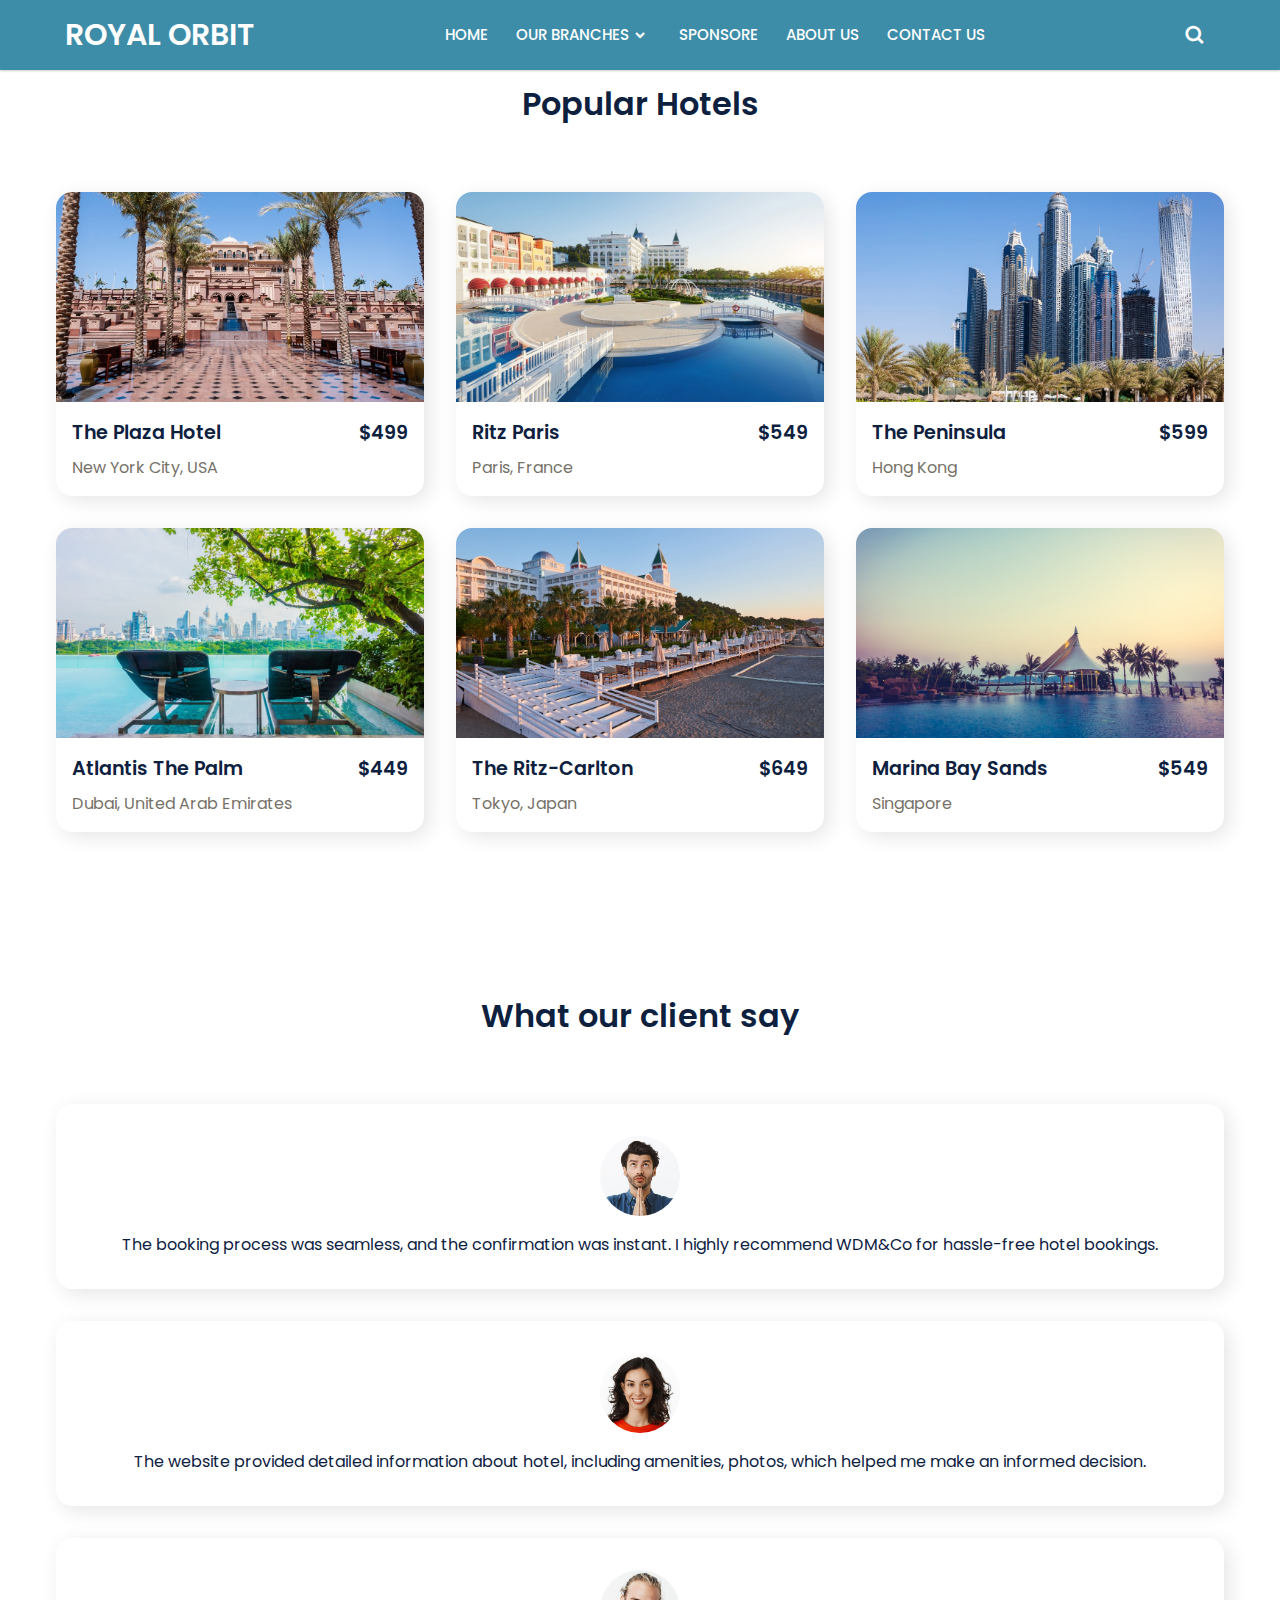
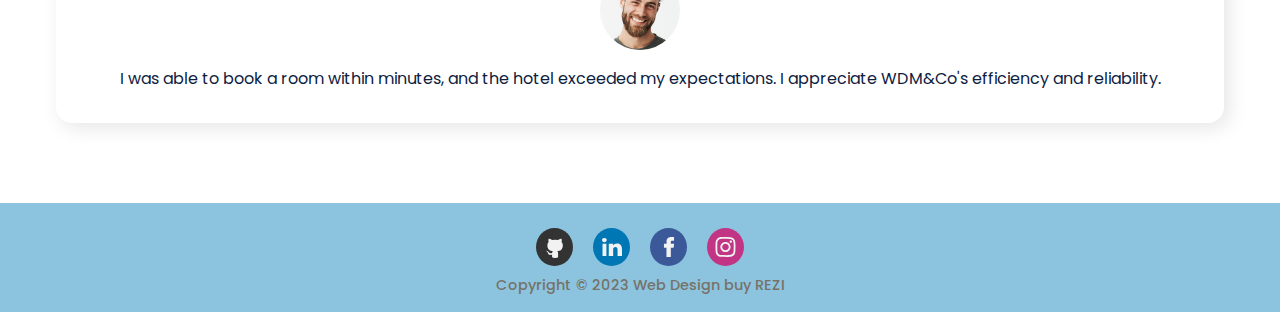
<file: index.html>
<!DOCTYPE html>
<!-- Created By CodingNepal - www.codingnepalweb.com -->
<html lang="en" dir="ltr">
  <head>
    <meta charset="UTF-8">
   <title>ROYAL ORBIT </title>
    <link rel="stylesheet" href="style.css">
    <!-- Boxicons CDN Link -->
    <link href='https://unpkg.com/boxicons@2.0.7/css/boxicons.min.css' rel='stylesheet'>
     <meta name="viewport" content="width=device-width, initial-scale=1.0">
   </head>
<body>
  <nav>
    <div class="navbar">
      <i class='bx bx-menu'></i>
      <div class="logo"><a href="#">ROYAL ORBIT</a></div>
      <div class="nav-links">
        <div class="sidebar-logo">
          <span class="logo-name">ROYAL ORBIT</span>
          <i class='bx bx-x' ></i>
        </div>
        <ul class="links">
          <li><a href="index.html">HOME</a></li>
          <li>
            <a href="BRANCHES.html"> OUR BRANCHES</a>
            <i class='bx bxs-chevron-down htmlcss-arrow arrow  '></i>
            <ul class="htmlCss-sub-menu sub-menu">
              <li><a href="#">NEW YORK</a></li>
              <li><a href="#">DUBAI</a></li>
              <li><a href="#">LAS VEGAS</a></li>
              <li class="more">
                <span><a href="#">More</a>
                <i class='bx bxs-chevron-right arrow more-arrow'></i>
              </span>
                <ul class="more-sub-menu sub-menu">
                  <li><a href="#">Neumorphism</a></li>
                  <li><a href="#">Pre-loader</a></li>
                  <li><a href="#">Glassmorphism</a></li>
                </ul>
              </li>
            </ul>
          </li>
          <li>
            <a href="menu.html">SPONSORE</a>
            
            <ul class="js-sub-menu sub-menu">
            
            </ul>
          </li>
          <li><a href="about.html">ABOUT US</a></li>
          <li><a href="contact.html">CONTACT US</a></li>
        </ul>
      </div>
      <div class="search-box">
        <i class='bx bx-search'></i>
        <div class="input-box">
          <input type="text" placeholder="Search...">
        </div>
      </div>
    </div>
  </nav>
  

    <section class="section__container popular__container">
      <h2 class="section__header">Popular Hotels</h2>
      <div class="popular__grid">
        <div class="popular__card">
          <img src="assets/hotel-1.jpg" alt="popular hotel" />
          <div class="popular__content">
            <div class="popular__card__header">
              <h4>The Plaza Hotel</h4>
              <h4>$499</h4>
            </div>
            <p>New York City, USA</p>
          </div>
        </div>
        <div class="popular__card">
          <img src="assets/hotel-2.jpg" alt="popular hotel" />
          <div class="popular__content">
            <div class="popular__card__header">
              <h4>Ritz Paris</h4>
              <h4>$549</h4>
            </div>
            <p>Paris, France</p>
          </div>
        </div>
        <div class="popular__card">
          <img src="assets/hotel-3.jpg" alt="popular hotel" />
          <div class="popular__content">
            <div class="popular__card__header">
              <h4>The Peninsula</h4>
              <h4>$599</h4>
            </div>
            <p>Hong Kong</p>
          </div>
        </div>
        <div class="popular__card">
          <img src="assets/hotel-4.jpg" alt="popular hotel" />
          <div class="popular__content">
            <div class="popular__card__header">
              <h4>Atlantis The Palm</h4>
              <h4>$449</h4>
            </div>
            <p>Dubai, United Arab Emirates</p>
          </div>
        </div>
        <div class="popular__card">
          <img src="assets/hotel-5.jpg" alt="popular hotel" />
          <div class="popular__content">
            <div class="popular__card__header">
              <h4>The Ritz-Carlton</h4>
              <h4>$649</h4>
            </div>
            <p>Tokyo, Japan</p>
          </div>
        </div>
        <div class="popular__card">
          <img src="assets/hotel-6.jpg" alt="popular hotel" />
          <div class="popular__content">
            <div class="popular__card__header">
              <h4>Marina Bay Sands</h4>
              <h4>$549</h4>
            </div>
            <p>Singapore</p>
          </div>
        </div>
      </div>
    </section>

    <section class="client">
      <div class="section__container client__container">
        <h2 class="section__header">What our client say</h2>
        <div class="client__grid">
          <div class="client__card">
            <img src="assets/client-1.jpg" alt="client" />
            <p>
              The booking process was seamless, and the confirmation was
              instant. I highly recommend WDM&Co for hassle-free hotel bookings.
            </p>
          </div>
          <div class="client__card">
            <img src="assets/client-2.jpg" alt="client" />
            <p>
              The website provided detailed information about hotel, including
              amenities, photos, which helped me make an informed decision.
            </p>
          </div>
          <div class="client__card">
            <img src="assets/client-3.jpg" alt="client" />
            <p>
              I was able to book a room within minutes, and the hotel exceeded
              my expectations. I appreciate WDM&Co's efficiency and reliability.
            </p>
          </div>
        </div>
      </div>
    </section>

    <section class="footer">
           <div class="footer__bar"><div class="social-buttons">
  <a href="#" class="social-button github">
    <svg class="cf-icon-svg" xmlns="http://www.w3.org/2000/svg" viewBox="-2.5 0 19 19"><path d="M9.464 17.178a4.506 4.506 0 0 1-2.013.317 4.29 4.29 0 0 1-2.007-.317.746.746 0 0 1-.277-.587c0-.22-.008-.798-.012-1.567-2.564.557-3.105-1.236-3.105-1.236a2.44 2.44 0 0 0-1.024-1.348c-.836-.572.063-.56.063-.56a1.937 1.937 0 0 1 1.412.95 1.962 1.962 0 0 0 2.682.765 1.971 1.971 0 0 1 .586-1.233c-2.046-.232-4.198-1.023-4.198-4.554a3.566 3.566 0 0 1 .948-2.474 3.313 3.313 0 0 1 .091-2.438s.773-.248 2.534.945a8.727 8.727 0 0 1 4.615 0c1.76-1.193 2.532-.945 2.532-.945a3.31 3.31 0 0 1 .092 2.438 3.562 3.562 0 0 1 .947 2.474c0 3.54-2.155 4.32-4.208 4.548a2.195 2.195 0 0 1 .625 1.706c0 1.232-.011 2.227-.011 2.529a.694.694 0 0 1-.272.587z"></path></svg>
      </a>
      <a href="#" class="social-button linkedin">
        <svg viewBox="0 -2 44 44" version="1.1" xmlns="http://www.w3.org/2000/svg" xmlns:xlink="http://www.w3.org/1999/xlink">
        <g id="Icons" stroke="none" stroke-width="1">
            <g transform="translate(-702.000000, -265.000000)">
                <path d="M746,305 L736.2754,305 L736.2754,290.9384 C736.2754,287.257796 734.754233,284.74515 731.409219,284.74515 C728.850659,284.74515 727.427799,286.440738 726.765522,288.074854 C726.517168,288.661395 726.555974,289.478453 726.555974,290.295511 L726.555974,305 L716.921919,305 C716.921919,305 717.046096,280.091247 716.921919,277.827047 L726.555974,277.827047 L726.555974,282.091631 C727.125118,280.226996 730.203669,277.565794 735.116416,277.565794 C741.21143,277.565794 746,281.474355 746,289.890824 L746,305 L746,305 Z M707.17921,274.428187 L707.117121,274.428187 C704.0127,274.428187 702,272.350964 702,269.717936 C702,267.033681 704.072201,265 707.238711,265 C710.402634,265 712.348071,267.028559 712.41016,269.710252 C712.41016,272.34328 710.402634,274.428187 707.17921,274.428187 L707.17921,274.428187 L707.17921,274.428187 Z M703.109831,277.827047 L711.685795,277.827047 L711.685795,305 L703.109831,305 L703.109831,277.827047 L703.109831,277.827047 Z" id="LinkedIn">
    </path>
            </g>
        </g>
    </svg>
  </a>
  <a href="#" class="social-button facebook">
    <svg version="1.1" id="Layer_1" xmlns="http://www.w3.org/2000/svg" xmlns:xlink="http://www.w3.org/1999/xlink" viewBox="0 0 310 310" xml:space="preserve">
<g id="XMLID_834_">
  <path id="XMLID_835_" d="M81.703,165.106h33.981V305c0,2.762,2.238,5,5,5h57.616c2.762,0,5-2.238,5-5V165.765h39.064
    c2.54,0,4.677-1.906,4.967-4.429l5.933-51.502c0.163-1.417-0.286-2.836-1.234-3.899c-0.949-1.064-2.307-1.673-3.732-1.673h-44.996
    V71.978c0-9.732,5.24-14.667,15.576-14.667c1.473,0,29.42,0,29.42,0c2.762,0,5-2.239,5-5V5.037c0-2.762-2.238-5-5-5h-40.545
    C187.467,0.023,186.832,0,185.896,0c-7.035,0-31.488,1.381-50.804,19.151c-21.402,19.692-18.427,43.27-17.716,47.358v37.752H81.703
    c-2.762,0-5,2.238-5,5v50.844C76.703,162.867,78.941,165.106,81.703,165.106z"></path>
</g>
</svg>
  </a>
  <a href="#" class="social-button instagram">
    <svg width="800px" height="800px" viewBox="0 0 20 20" version="1.1" xmlns="http://www.w3.org/2000/svg" xmlns:xlink="http://www.w3.org/1999/xlink">
    <g id="Page-1" stroke="none" stroke-width="1">
        <g id="Dribbble-Light-Preview" transform="translate(-340.000000, -7439.000000)">
            <g id="icons" transform="translate(56.000000, 160.000000)">
                <path d="M289.869652,7279.12273 C288.241769,7279.19618 286.830805,7279.5942 285.691486,7280.72871 C284.548187,7281.86918 284.155147,7283.28558 284.081514,7284.89653 C284.035742,7285.90201 283.768077,7293.49818 284.544207,7295.49028 C285.067597,7296.83422 286.098457,7297.86749 287.454694,7298.39256 C288.087538,7298.63872 288.809936,7298.80547 289.869652,7298.85411 C298.730467,7299.25511 302.015089,7299.03674 303.400182,7295.49028 C303.645956,7294.859 303.815113,7294.1374 303.86188,7293.08031 C304.26686,7284.19677 303.796207,7282.27117 302.251908,7280.72871 C301.027016,7279.50685 299.5862,7278.67508 289.869652,7279.12273 M289.951245,7297.06748 C288.981083,7297.0238 288.454707,7296.86201 288.103459,7296.72603 C287.219865,7296.3826 286.556174,7295.72155 286.214876,7294.84312 C285.623823,7293.32944 285.819846,7286.14023 285.872583,7284.97693 C285.924325,7283.83745 286.155174,7282.79624 286.959165,7281.99226 C287.954203,7280.99968 289.239792,7280.51332 297.993144,7280.90837 C299.135448,7280.95998 300.179243,7281.19026 300.985224,7281.99226 C301.980262,7282.98483 302.473801,7284.28014 302.071806,7292.99991 C302.028024,7293.96767 301.865833,7294.49274 301.729513,7294.84312 C300.829003,7297.15085 298.757333,7297.47145 289.951245,7297.06748 M298.089663,7283.68956 C298.089663,7284.34665 298.623998,7284.88065 299.283709,7284.88065 C299.943419,7284.88065 300.47875,7284.34665 300.47875,7283.68956 C300.47875,7283.03248 299.943419,7282.49847 299.283709,7282.49847 C298.623998,7282.49847 298.089663,7283.03248 298.089663,7283.68956 M288.862673,7288.98792 C288.862673,7291.80286 291.150266,7294.08479 293.972194,7294.08479 C296.794123,7294.08479 299.081716,7291.80286 299.081716,7288.98792 C299.081716,7286.17298 296.794123,7283.89205 293.972194,7283.89205 C291.150266,7283.89205 288.862673,7286.17298 288.862673,7288.98792 M290.655732,7288.98792 C290.655732,7287.16159 292.140329,7285.67967 293.972194,7285.67967 C295.80406,7285.67967 297.288657,7287.16159 297.288657,7288.98792 C297.288657,7290.81525 295.80406,7292.29716 293.972194,7292.29716 C292.140329,7292.29716 290.655732,7290.81525 290.655732,7288.98792" id="instagram-[#167]">

</path>
            </g>
        </g>
    </g>
</svg>
  </a>
</div>
        Copyright © 2023 Web Design buy REZI
      </div>
    </footer>

  <script src="app.js"></script>
</body>
</html>
</file>
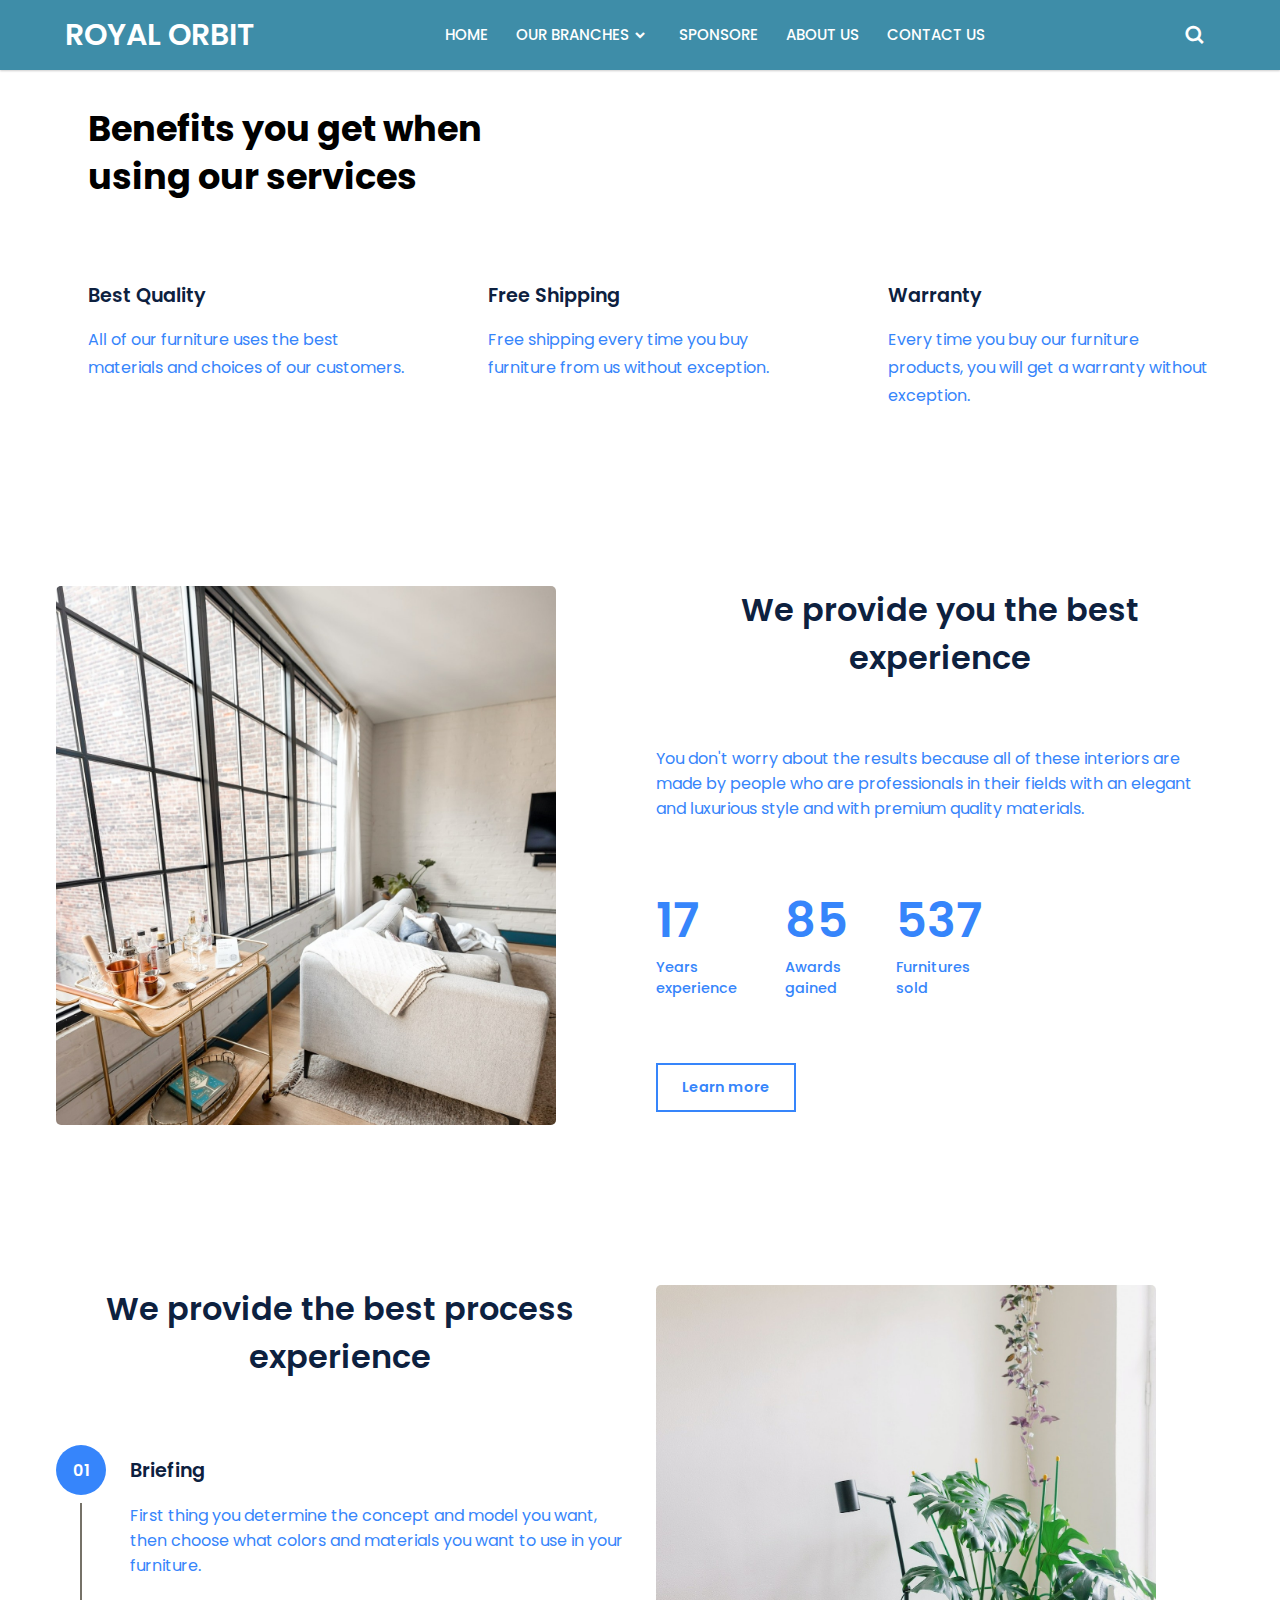
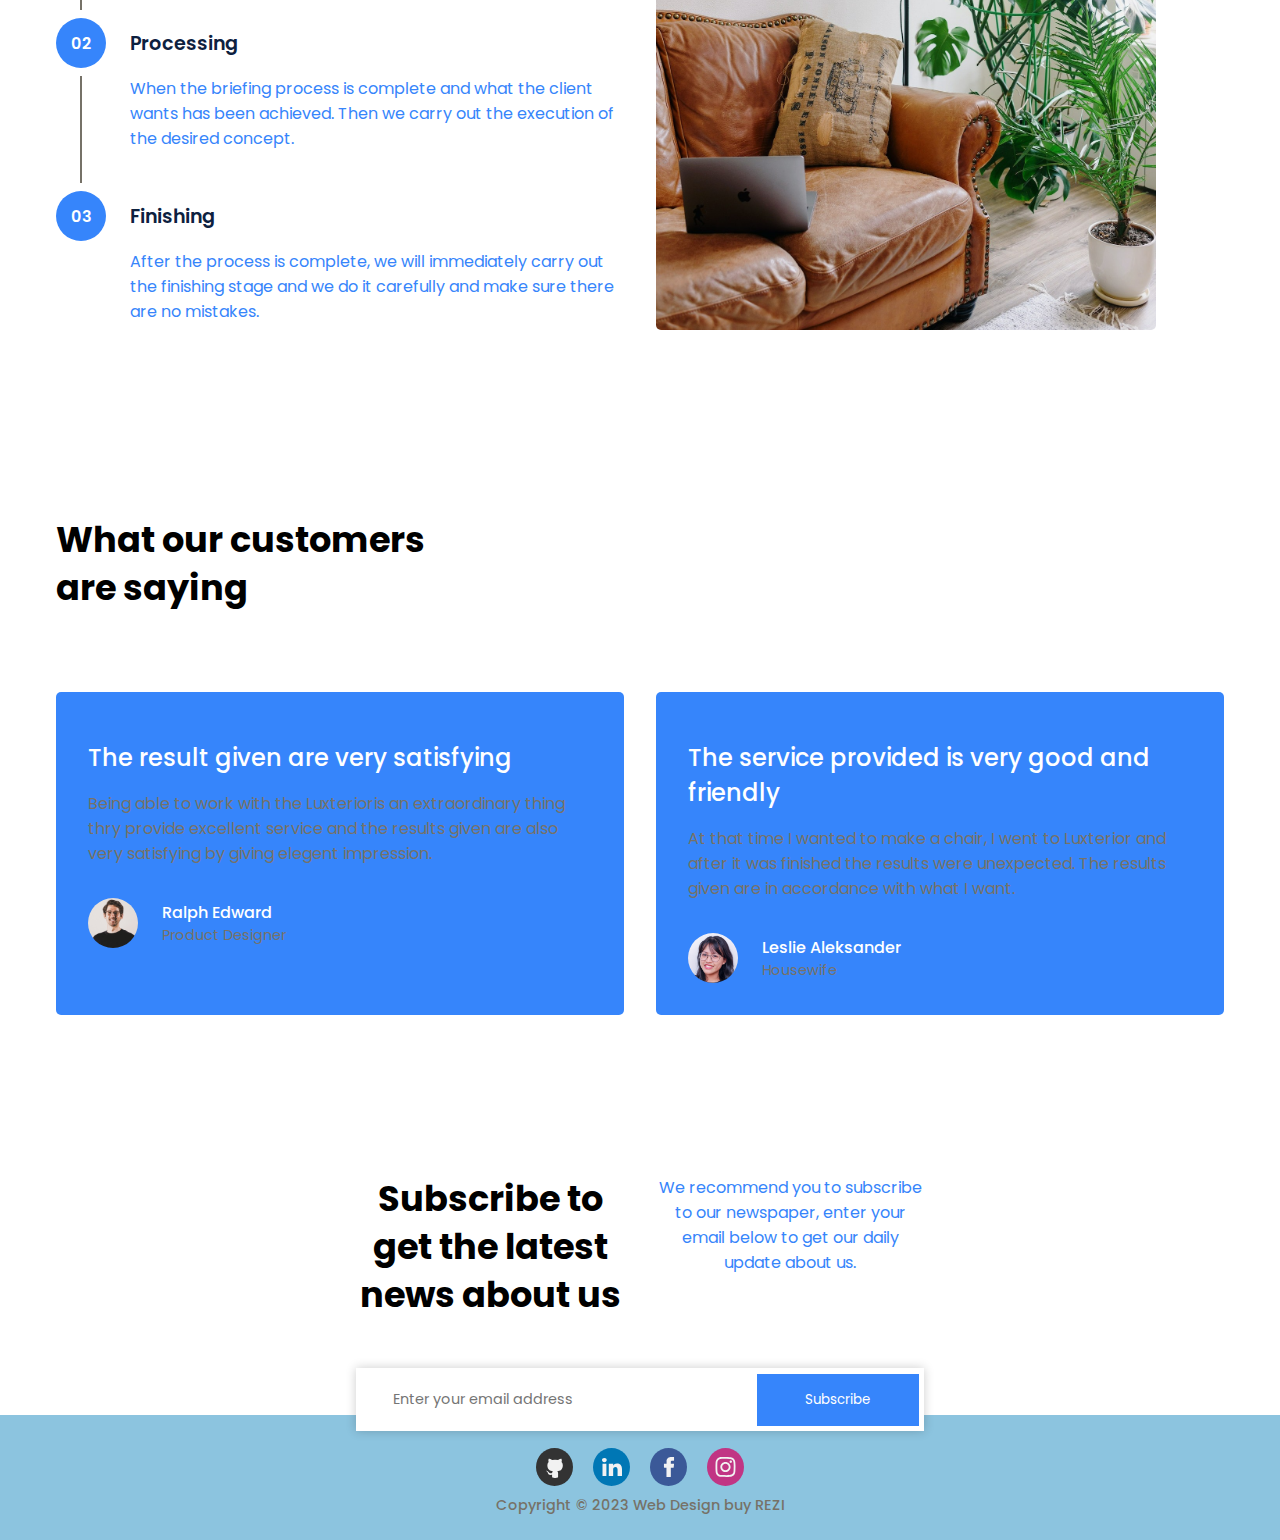
<file: about.html>
<!DOCTYPE html>
<html>
 <head>
    <meta charset="UTF-8">
   <title>ROYAL ORBIT (ABOUT PAGE) </title>
    <link rel="stylesheet" href="style.css">
    <!-- Boxicons CDN Link -->
    <link href='https://unpkg.com/boxicons@2.0.7/css/boxicons.min.css' rel='stylesheet'>
     <meta name="viewport" content="width=device-width, initial-scale=1.0">
   </head>></title>
</head>
<body>

  <nav>
    <div class="navbar">
      <i class='bx bx-menu'></i>
      <div class="logo"><a href="#">ROYAL ORBIT</a></div>
      <div class="nav-links">
        <div class="sidebar-logo">
          <span class="logo-name">ROYAL ORBIT</span>
          <i class='bx bx-x' ></i>
        </div>
        <ul class="links">
          <li><a href="index.html">HOME</a></li>
          <li>
            <a href="BRANCHES.html"> OUR BRANCHES</a>
            <i class='bx bxs-chevron-down htmlcss-arrow arrow  '></i>
            <ul class="htmlCss-sub-menu sub-menu">
              <li><a href="#">NEW YORK</a></li>
              <li><a href="#">DUBAI</a></li>
              <li><a href="#">LAS VEGAS</a></li>
              <li class="more">
                <span><a href="#">More</a>
                <i class='bx bxs-chevron-right arrow more-arrow'></i>
              </span>
                <ul class="more-sub-menu sub-menu">
                  <li><a href="#">Neumorphism</a></li>
                  <li><a href="#">Pre-loader</a></li>
                  <li><a href="#">Glassmorphism</a></li>
                </ul>
              </li>
            </ul>
          </li>
          <li>
            <a href="menu.html">SPONSORE</a>
            
            <ul class="js-sub-menu sub-menu">
            
            </ul>
          </li>
          <li><a href="about.html">ABOUT US</a></li>
          <li><a href="contact.html">CONTACT US</a></li>
        </ul>
      </div>
      <div class="search-box">
        <i class='bx bx-search'></i>
        <div class="input-box">
          <input type="text" placeholder="Search...">
        </div>
      </div>
    </div>
  </nav>
  
  
    <section class="section_container benefits__container">
      <h2 class="section_header">Benefits you get when using our services</h2>
      <div class="benefits__grid">
        <div class="benefits__card">
          <span><i class="ri-award-line"></i></span>
          <div class="benefits__content">
            <h4>Best Quality</h4>
            <p>
              All of our furniture uses the best materials and choices of our
              customers.
            </p>
          </div>
        </div>
        <div class="benefits__card">
          <span><i class="ri-truck-line"></i></span>
          <div class="benefits__content">
            <h4>Free Shipping</h4>
            <p>
              Free shipping every time you buy furniture from us without
              exception.
            </p>
          </div>
        </div>
        <div class="benefits__card">
          <span><i class="ri-checkbox-circle-line"></i></span>
          <div class="benefits__content">
            <h4>Warranty</h4>
            <p>
              Every time you buy our furniture products, you will get a warranty
              without exception.
            </p>
          </div>
        </div>
      </div>
    </section>

    <section class="section_container experience__container">
      <div class="experience__image">
        <img src="assets/image-1.jpg" alt="experience" />
      </div>
      <div class="experience__content">
        <h2 class="section__header">We provide you the best experience</h2>
        <p class="experience__description">
          You don't worry about the results because all of these interiors are
          made by people who are professionals in their fields with an elegant
          and luxurious style and with premium quality materials.
        </p>
        <div class="experience__features">
          <div class="experience__col">
            <h3>17</h3>
            <p>Years<br />experience</p>
          </div>
          <div class="experience__col">
            <h3>85</h3>
            <p>Awards<br />gained</p>
          </div>
          <div class="experience__col">
            <h3>537</h3>
            <p>Furnitures<br />sold</p>
          </div>
        </div>
        <button>Learn more</button>
      </div>
    </section>

    <section class="section__container process__container">
      <div class="process__content">
        <h2 class="section__header">We provide the best process experience</h2>
        <div class="process__grid">
          <div class="number">01</div>
          <h4>Briefing</h4>
          <span></span>
          <p>
            First thing you determine the concept and model you want, then
            choose what colors and materials you want to use in your furniture.
          </p>
          <div class="number">02</div>
          <h4>Processing</h4>
          <span></span>
          <p>
            When the briefing process is complete and what the client wants has
            been achieved. Then we carry out the execution of the desired
            concept.
          </p>
          <div class="number">03</div>
          <h4>Finishing</h4>
          <span class="last-child"></span>
          <p>
            After the process is complete, we will immediately carry out the
            finishing stage and we do it carefully and make sure there are no
            mistakes.
          </p>
        </div>
      </div>
      <div class="process__image">
        <img src="assets/image-2.jpg" alt="process" />
      </div>
    </section>

    <section class="section_container customer__container">
      <div class="customer__nav">
        <h2 class="section_header">What our customers are saying</h2>
        <div class="customer__nav__icons">
          <span><i class="ri-arrow-left-line"></i></span>
          <span><i class="ri-arrow-right-line"></i></span>
        </div>
      </div>
      <div class="customer__grid">
        <div class="customer__card">
          <span><i class="ri-double-quotes-l"></i></span>
          <h4 class="customer__title">The result given are very satisfying</h4>
          <p class="customer__description">
            Being able to work with the Luxterioris an extraordinary thing thry
            provide excellent service and the results given are also very
            satisfying by giving elegent impression.
          </p>
          <div class="customer__content">
            <span><img src="assets/pic-1.jpeg" alt="user" /></span>
            <div class="customer__details">
              <h4>Ralph Edward</h4>
              <p>Product Designer</p>
            </div>
          </div>
        </div>
        <div class="customer__card">
          <span><i class="ri-double-quotes-l"></i></span>
          <h4 class="customer__title">
            The service provided is very good and friendly
          </h4>
          <p class="customer__description">
            At that time I wanted to make a chair, I went to Luxterior and after
            it was finished the results were unexpected. The results given are
            in accordance with what I want.
          </p>
          <div class="customer__content">
            <span><img src="assets/pic-2.jpg" alt="user" /></span>
            <div class="customer__details">
              <h4>Leslie Aleksander</h4>
              <p>Housewife</p>
            </div>
          </div>
        </div>
      </div>
    </section>

    <section class="section_container subscribe__container">
      <h2 class="section_header">Subscribe to get the latest news about us</h2>
      <p class="subscribe__description">
        We recommend you to subscribe to our newspaper, enter your email below
        to get our daily update about us.
      </p>
      <form>
        <input type="text" placeholder="Enter your email address" />
        <button>Subscribe</button>
      </form>
    </section>

     <footer class="footer">
      <div class=" footer__container">
        
    
       <div class="footer__bar">
        <div class="social-buttons">
  <a href="#" class="social-button github">
    <svg class="cf-icon-svg" xmlns="http://www.w3.org/2000/svg" viewBox="-2.5 0 19 19"><path d="M9.464 17.178a4.506 4.506 0 0 1-2.013.317 4.29 4.29 0 0 1-2.007-.317.746.746 0 0 1-.277-.587c0-.22-.008-.798-.012-1.567-2.564.557-3.105-1.236-3.105-1.236a2.44 2.44 0 0 0-1.024-1.348c-.836-.572.063-.56.063-.56a1.937 1.937 0 0 1 1.412.95 1.962 1.962 0 0 0 2.682.765 1.971 1.971 0 0 1 .586-1.233c-2.046-.232-4.198-1.023-4.198-4.554a3.566 3.566 0 0 1 .948-2.474 3.313 3.313 0 0 1 .091-2.438s.773-.248 2.534.945a8.727 8.727 0 0 1 4.615 0c1.76-1.193 2.532-.945 2.532-.945a3.31 3.31 0 0 1 .092 2.438 3.562 3.562 0 0 1 .947 2.474c0 3.54-2.155 4.32-4.208 4.548a2.195 2.195 0 0 1 .625 1.706c0 1.232-.011 2.227-.011 2.529a.694.694 0 0 1-.272.587z"></path></svg>
      </a>
      <a href="#" class="social-button linkedin">
        <svg viewBox="0 -2 44 44" version="1.1" xmlns="http://www.w3.org/2000/svg" xmlns:xlink="http://www.w3.org/1999/xlink">
        <g id="Icons" stroke="none" stroke-width="1">
            <g transform="translate(-702.000000, -265.000000)">
                <path d="M746,305 L736.2754,305 L736.2754,290.9384 C736.2754,287.257796 734.754233,284.74515 731.409219,284.74515 C728.850659,284.74515 727.427799,286.440738 726.765522,288.074854 C726.517168,288.661395 726.555974,289.478453 726.555974,290.295511 L726.555974,305 L716.921919,305 C716.921919,305 717.046096,280.091247 716.921919,277.827047 L726.555974,277.827047 L726.555974,282.091631 C727.125118,280.226996 730.203669,277.565794 735.116416,277.565794 C741.21143,277.565794 746,281.474355 746,289.890824 L746,305 L746,305 Z M707.17921,274.428187 L707.117121,274.428187 C704.0127,274.428187 702,272.350964 702,269.717936 C702,267.033681 704.072201,265 707.238711,265 C710.402634,265 712.348071,267.028559 712.41016,269.710252 C712.41016,272.34328 710.402634,274.428187 707.17921,274.428187 L707.17921,274.428187 L707.17921,274.428187 Z M703.109831,277.827047 L711.685795,277.827047 L711.685795,305 L703.109831,305 L703.109831,277.827047 L703.109831,277.827047 Z" id="LinkedIn">
    </path>
            </g>
        </g>
    </svg>
  </a>
  <a href="#" class="social-button facebook">
    <svg version="1.1" id="Layer_1" xmlns="http://www.w3.org/2000/svg" xmlns:xlink="http://www.w3.org/1999/xlink" viewBox="0 0 310 310" xml:space="preserve">
<g id="XMLID_834_">
  <path id="XMLID_835_" d="M81.703,165.106h33.981V305c0,2.762,2.238,5,5,5h57.616c2.762,0,5-2.238,5-5V165.765h39.064
    c2.54,0,4.677-1.906,4.967-4.429l5.933-51.502c0.163-1.417-0.286-2.836-1.234-3.899c-0.949-1.064-2.307-1.673-3.732-1.673h-44.996
    V71.978c0-9.732,5.24-14.667,15.576-14.667c1.473,0,29.42,0,29.42,0c2.762,0,5-2.239,5-5V5.037c0-2.762-2.238-5-5-5h-40.545
    C187.467,0.023,186.832,0,185.896,0c-7.035,0-31.488,1.381-50.804,19.151c-21.402,19.692-18.427,43.27-17.716,47.358v37.752H81.703
    c-2.762,0-5,2.238-5,5v50.844C76.703,162.867,78.941,165.106,81.703,165.106z"></path>
</g>
</svg>
  </a>
  <a href="#" class="social-button instagram">
    <svg width="800px" height="800px" viewBox="0 0 20 20" version="1.1" xmlns="http://www.w3.org/2000/svg" xmlns:xlink="http://www.w3.org/1999/xlink">
    <g id="Page-1" stroke="none" stroke-width="1">
        <g id="Dribbble-Light-Preview" transform="translate(-340.000000, -7439.000000)">
            <g id="icons" transform="translate(56.000000, 160.000000)">
                <path d="M289.869652,7279.12273 C288.241769,7279.19618 286.830805,7279.5942 285.691486,7280.72871 C284.548187,7281.86918 284.155147,7283.28558 284.081514,7284.89653 C284.035742,7285.90201 283.768077,7293.49818 284.544207,7295.49028 C285.067597,7296.83422 286.098457,7297.86749 287.454694,7298.39256 C288.087538,7298.63872 288.809936,7298.80547 289.869652,7298.85411 C298.730467,7299.25511 302.015089,7299.03674 303.400182,7295.49028 C303.645956,7294.859 303.815113,7294.1374 303.86188,7293.08031 C304.26686,7284.19677 303.796207,7282.27117 302.251908,7280.72871 C301.027016,7279.50685 299.5862,7278.67508 289.869652,7279.12273 M289.951245,7297.06748 C288.981083,7297.0238 288.454707,7296.86201 288.103459,7296.72603 C287.219865,7296.3826 286.556174,7295.72155 286.214876,7294.84312 C285.623823,7293.32944 285.819846,7286.14023 285.872583,7284.97693 C285.924325,7283.83745 286.155174,7282.79624 286.959165,7281.99226 C287.954203,7280.99968 289.239792,7280.51332 297.993144,7280.90837 C299.135448,7280.95998 300.179243,7281.19026 300.985224,7281.99226 C301.980262,7282.98483 302.473801,7284.28014 302.071806,7292.99991 C302.028024,7293.96767 301.865833,7294.49274 301.729513,7294.84312 C300.829003,7297.15085 298.757333,7297.47145 289.951245,7297.06748 M298.089663,7283.68956 C298.089663,7284.34665 298.623998,7284.88065 299.283709,7284.88065 C299.943419,7284.88065 300.47875,7284.34665 300.47875,7283.68956 C300.47875,7283.03248 299.943419,7282.49847 299.283709,7282.49847 C298.623998,7282.49847 298.089663,7283.03248 298.089663,7283.68956 M288.862673,7288.98792 C288.862673,7291.80286 291.150266,7294.08479 293.972194,7294.08479 C296.794123,7294.08479 299.081716,7291.80286 299.081716,7288.98792 C299.081716,7286.17298 296.794123,7283.89205 293.972194,7283.89205 C291.150266,7283.89205 288.862673,7286.17298 288.862673,7288.98792 M290.655732,7288.98792 C290.655732,7287.16159 292.140329,7285.67967 293.972194,7285.67967 C295.80406,7285.67967 297.288657,7287.16159 297.288657,7288.98792 C297.288657,7290.81525 295.80406,7292.29716 293.972194,7292.29716 C292.140329,7292.29716 290.655732,7290.81525 290.655732,7288.98792" id="instagram-[#167]">

</path>
            </g>
        </g>
    </g>
</svg>
  </a>
</div>
        Copyright © 2023 Web Design buy REZI
      </div>
    </footer>
    
 <script src="app.js"></script>


</body>
</html>
</file>
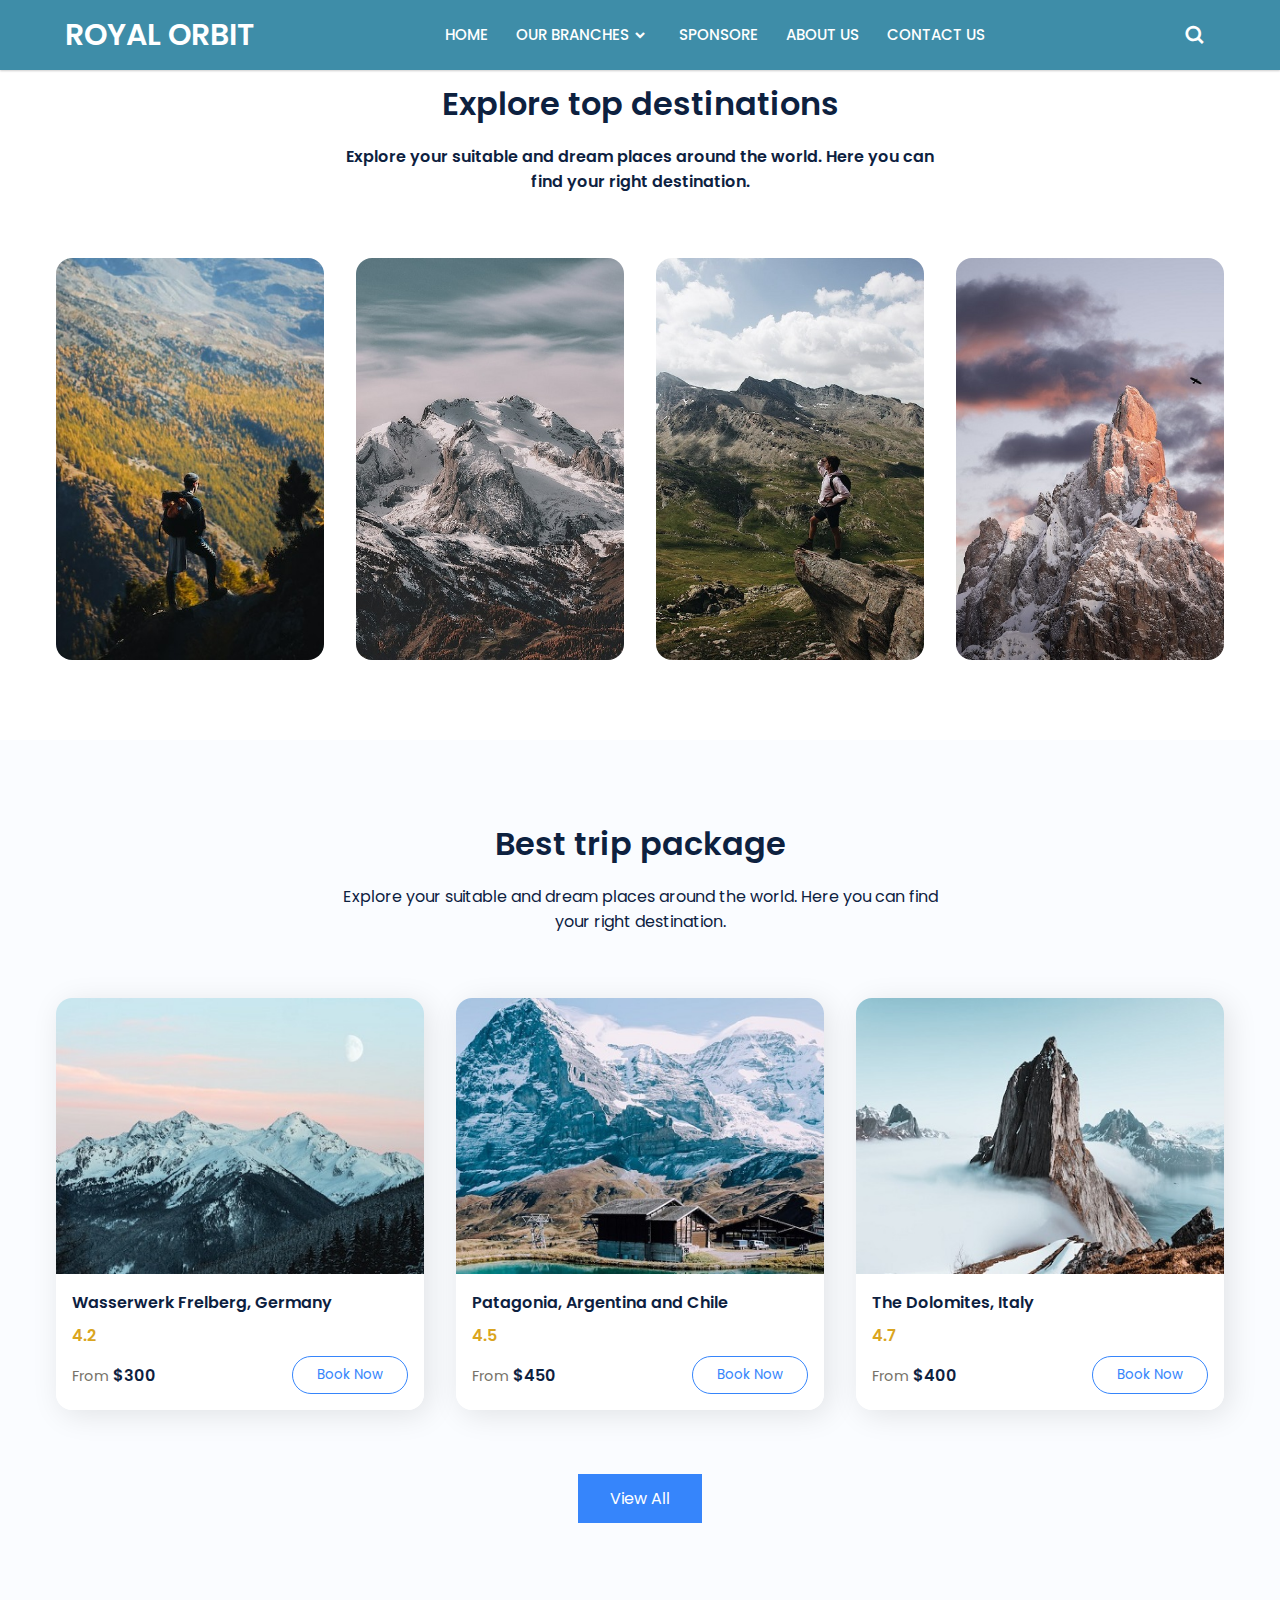
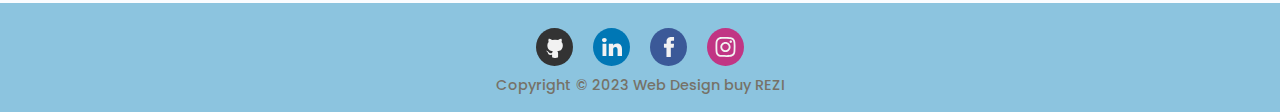
<file: BRANCHES.html>
<!DOCTYPE html>
<html>
<head>
	  <title> ROYAL ORBIT (BRANCHES PAGE)</title>
    <link rel="stylesheet" href="style.css">
    <!-- Boxicons CDN Link -->
    <link href='https://unpkg.com/boxicons@2.0.7/css/boxicons.min.css' rel='stylesheet'>
     <meta name="viewport" content="width=device-width, initial-scale=1.0">
   </head>
<body>
  <nav>
    <div class="navbar">
      <i class='bx bx-menu'></i>
      <div class="logo"><a href="#">ROYAL ORBIT</a></div>
      <div class="nav-links">
        <div class="sidebar-logo">
          <span class="logo-name">ROYAL ORBIT</span>
          <i class='bx bx-x' ></i>
        </div>
        <ul class="links">
          <li><a href="index.html">HOME</a></li>
          <li>
            <a href="BRANCHES.html"> OUR BRANCHES</a>
            <i class='bx bxs-chevron-down htmlcss-arrow arrow  '></i>
            <ul class="htmlCss-sub-menu sub-menu">
              <li><a href="#">NEW YORK</a></li>
              <li><a href="#">DUBAI</a></li>
              <li><a href="#">LAS VEGAS</a></li>
              <li class="more">
                <span><a href="#">More</a>
                <i class='bx bxs-chevron-right arrow more-arrow'></i>
              </span>
                <ul class="more-sub-menu sub-menu">
                  <li><a href="#">Neumorphism</a></li>
                  <li><a href="#">Pre-loader</a></li>
                  <li><a href="#">Glassmorphism</a></li>
                </ul>
              </li>
            </ul>
          </li>
          <li>
            <a href="menu.html">SPONSORE</a>
            
            <ul class="js-sub-menu sub-menu">
            
            </ul>
          </li>
          <li><a href="about.html">ABOUT US</a></li>
          <li><a href="contact.html">CONTACT US</a></li>
        </ul>
      </div>
      <div class="search-box">
        <i class='bx bx-search'></i>
        <div class="input-box">
          <input type="text" placeholder="Search...">
        </div>
      </div>
    </div>
  </nav>
  
	 <section class="section__container destination__container">
      <div class="section__header">
        <div>
          <h2 class="section__title">Explore top destinations</h2>
          <p class="section__subtitle">
            Explore your suitable and dream places around the world. Here you
            can find your right destination.
          </p>
        </div>
      </div>
      <div class="destination__grid">
        <div class="destination__card">
          <img src="assets/destination-1.jpg" alt="destination" />
          <div class="destination__details">
            <p class="destination__title">Banff</p>
            <p class="destination__subtitle">Canada</p>
          </div>
        </div>
        <div class="destination__card">
          <img src="assets/destination-2.jpg" alt="destination" />
          <div class="destination__details">
            <p class="destination__title">Machu Picchu</p>
            <p class="destination__subtitle">Peru</p>
          </div>
        </div>
        <div class="destination__card">
          <img src="assets/destination-3.jpg" alt="destination" />
          <div class="destination__details">
            <p class="destination__title">Lauterbrunnen</p>
            <p class="destination__subtitle">Switzerland</p>
          </div>
        </div>
        <div class="destination__card">
          <img src="assets/destination-4.jpg" alt="destination" />
          <div class="destination__details">
            <p class="destination__title">Zhangjiajie</p>
            <p class="destination__subtitle">China</p>
          </div>
        </div>
      </div>
    </section>

    <section class="trip">
      <div class="section__container trip__container">
        <h2 class="section__title">Best trip package</h2>
        <p class="section__subtitle">
          Explore your suitable and dream places around the world. Here you can
          find your right destination.
        </p>
        <div class="trip__grid">
          <div class="trip__card">
            <img src="assets/trip-1.jpg" alt="trip" />
            <div class="trip__details">
              <p>Wasserwerk Frelberg, Germany</p>
              <div class="rating"><i class="ri-star-fill"></i> 4.2</div>
              <div class="booking__price">
                <div class="price"><span>From</span> $300</div>
                <button class="book__now">Book Now</button>
              </div>
            </div>
          </div>
          <div class="trip__card">
            <img src="assets/trip-2.jpg" alt="trip" />
            <div class="trip__details">
              <p>Patagonia, Argentina and Chile</p>
              <div class="rating"><i class="ri-star-fill"></i> 4.5</div>
              <div class="booking__price">
                <div class="price"><span>From</span> $450</div>
                <button class="book__now">Book Now</button>
              </div>
            </div>
          </div>
          <div class="trip__card">
            <img src="assets/trip-3.jpg" alt="trip" />
            <div class="trip__details">
              <p>The Dolomites, Italy</p>
              <div class="rating"><i class="ri-star-fill"></i> 4.7</div>
              <div class="booking__price">
                <div class="price"><span>From</span> $400</div>
                <button class="book__now">Book Now</button>
              </div>
            </div>
          </div>
        </div>
        <div class="view__all">
          <button class="btn">View All</button>
        </div>
      </div>
    </section>

    <section class="footer">
           <div class="footer__bar"><div class="social-buttons">
  <a href="#" class="social-button github">
    <svg class="cf-icon-svg" xmlns="http://www.w3.org/2000/svg" viewBox="-2.5 0 19 19"><path d="M9.464 17.178a4.506 4.506 0 0 1-2.013.317 4.29 4.29 0 0 1-2.007-.317.746.746 0 0 1-.277-.587c0-.22-.008-.798-.012-1.567-2.564.557-3.105-1.236-3.105-1.236a2.44 2.44 0 0 0-1.024-1.348c-.836-.572.063-.56.063-.56a1.937 1.937 0 0 1 1.412.95 1.962 1.962 0 0 0 2.682.765 1.971 1.971 0 0 1 .586-1.233c-2.046-.232-4.198-1.023-4.198-4.554a3.566 3.566 0 0 1 .948-2.474 3.313 3.313 0 0 1 .091-2.438s.773-.248 2.534.945a8.727 8.727 0 0 1 4.615 0c1.76-1.193 2.532-.945 2.532-.945a3.31 3.31 0 0 1 .092 2.438 3.562 3.562 0 0 1 .947 2.474c0 3.54-2.155 4.32-4.208 4.548a2.195 2.195 0 0 1 .625 1.706c0 1.232-.011 2.227-.011 2.529a.694.694 0 0 1-.272.587z"></path></svg>
      </a>
      <a href="#" class="social-button linkedin">
        <svg viewBox="0 -2 44 44" version="1.1" xmlns="http://www.w3.org/2000/svg" xmlns:xlink="http://www.w3.org/1999/xlink">
        <g id="Icons" stroke="none" stroke-width="1">
            <g transform="translate(-702.000000, -265.000000)">
                <path d="M746,305 L736.2754,305 L736.2754,290.9384 C736.2754,287.257796 734.754233,284.74515 731.409219,284.74515 C728.850659,284.74515 727.427799,286.440738 726.765522,288.074854 C726.517168,288.661395 726.555974,289.478453 726.555974,290.295511 L726.555974,305 L716.921919,305 C716.921919,305 717.046096,280.091247 716.921919,277.827047 L726.555974,277.827047 L726.555974,282.091631 C727.125118,280.226996 730.203669,277.565794 735.116416,277.565794 C741.21143,277.565794 746,281.474355 746,289.890824 L746,305 L746,305 Z M707.17921,274.428187 L707.117121,274.428187 C704.0127,274.428187 702,272.350964 702,269.717936 C702,267.033681 704.072201,265 707.238711,265 C710.402634,265 712.348071,267.028559 712.41016,269.710252 C712.41016,272.34328 710.402634,274.428187 707.17921,274.428187 L707.17921,274.428187 L707.17921,274.428187 Z M703.109831,277.827047 L711.685795,277.827047 L711.685795,305 L703.109831,305 L703.109831,277.827047 L703.109831,277.827047 Z" id="LinkedIn">
    </path>
            </g>
        </g>
    </svg>
  </a>
  <a href="#" class="social-button facebook">
    <svg version="1.1" id="Layer_1" xmlns="http://www.w3.org/2000/svg" xmlns:xlink="http://www.w3.org/1999/xlink" viewBox="0 0 310 310" xml:space="preserve">
<g id="XMLID_834_">
  <path id="XMLID_835_" d="M81.703,165.106h33.981V305c0,2.762,2.238,5,5,5h57.616c2.762,0,5-2.238,5-5V165.765h39.064
    c2.54,0,4.677-1.906,4.967-4.429l5.933-51.502c0.163-1.417-0.286-2.836-1.234-3.899c-0.949-1.064-2.307-1.673-3.732-1.673h-44.996
    V71.978c0-9.732,5.24-14.667,15.576-14.667c1.473,0,29.42,0,29.42,0c2.762,0,5-2.239,5-5V5.037c0-2.762-2.238-5-5-5h-40.545
    C187.467,0.023,186.832,0,185.896,0c-7.035,0-31.488,1.381-50.804,19.151c-21.402,19.692-18.427,43.27-17.716,47.358v37.752H81.703
    c-2.762,0-5,2.238-5,5v50.844C76.703,162.867,78.941,165.106,81.703,165.106z"></path>
</g>
</svg>
  </a>
  <a href="#" class="social-button instagram">
    <svg width="800px" height="800px" viewBox="0 0 20 20" version="1.1" xmlns="http://www.w3.org/2000/svg" xmlns:xlink="http://www.w3.org/1999/xlink">
    <g id="Page-1" stroke="none" stroke-width="1">
        <g id="Dribbble-Light-Preview" transform="translate(-340.000000, -7439.000000)">
            <g id="icons" transform="translate(56.000000, 160.000000)">
                <path d="M289.869652,7279.12273 C288.241769,7279.19618 286.830805,7279.5942 285.691486,7280.72871 C284.548187,7281.86918 284.155147,7283.28558 284.081514,7284.89653 C284.035742,7285.90201 283.768077,7293.49818 284.544207,7295.49028 C285.067597,7296.83422 286.098457,7297.86749 287.454694,7298.39256 C288.087538,7298.63872 288.809936,7298.80547 289.869652,7298.85411 C298.730467,7299.25511 302.015089,7299.03674 303.400182,7295.49028 C303.645956,7294.859 303.815113,7294.1374 303.86188,7293.08031 C304.26686,7284.19677 303.796207,7282.27117 302.251908,7280.72871 C301.027016,7279.50685 299.5862,7278.67508 289.869652,7279.12273 M289.951245,7297.06748 C288.981083,7297.0238 288.454707,7296.86201 288.103459,7296.72603 C287.219865,7296.3826 286.556174,7295.72155 286.214876,7294.84312 C285.623823,7293.32944 285.819846,7286.14023 285.872583,7284.97693 C285.924325,7283.83745 286.155174,7282.79624 286.959165,7281.99226 C287.954203,7280.99968 289.239792,7280.51332 297.993144,7280.90837 C299.135448,7280.95998 300.179243,7281.19026 300.985224,7281.99226 C301.980262,7282.98483 302.473801,7284.28014 302.071806,7292.99991 C302.028024,7293.96767 301.865833,7294.49274 301.729513,7294.84312 C300.829003,7297.15085 298.757333,7297.47145 289.951245,7297.06748 M298.089663,7283.68956 C298.089663,7284.34665 298.623998,7284.88065 299.283709,7284.88065 C299.943419,7284.88065 300.47875,7284.34665 300.47875,7283.68956 C300.47875,7283.03248 299.943419,7282.49847 299.283709,7282.49847 C298.623998,7282.49847 298.089663,7283.03248 298.089663,7283.68956 M288.862673,7288.98792 C288.862673,7291.80286 291.150266,7294.08479 293.972194,7294.08479 C296.794123,7294.08479 299.081716,7291.80286 299.081716,7288.98792 C299.081716,7286.17298 296.794123,7283.89205 293.972194,7283.89205 C291.150266,7283.89205 288.862673,7286.17298 288.862673,7288.98792 M290.655732,7288.98792 C290.655732,7287.16159 292.140329,7285.67967 293.972194,7285.67967 C295.80406,7285.67967 297.288657,7287.16159 297.288657,7288.98792 C297.288657,7290.81525 295.80406,7292.29716 293.972194,7292.29716 C292.140329,7292.29716 290.655732,7290.81525 290.655732,7288.98792" id="instagram-[#167]">

</path>
            </g>
        </g>
    </g>
</svg>
  </a>
</div>
        Copyright © 2023 Web Design buy REZI
      </div>
    </footer>

     <script src="app.js"></script>


</body>
</html>
</file>
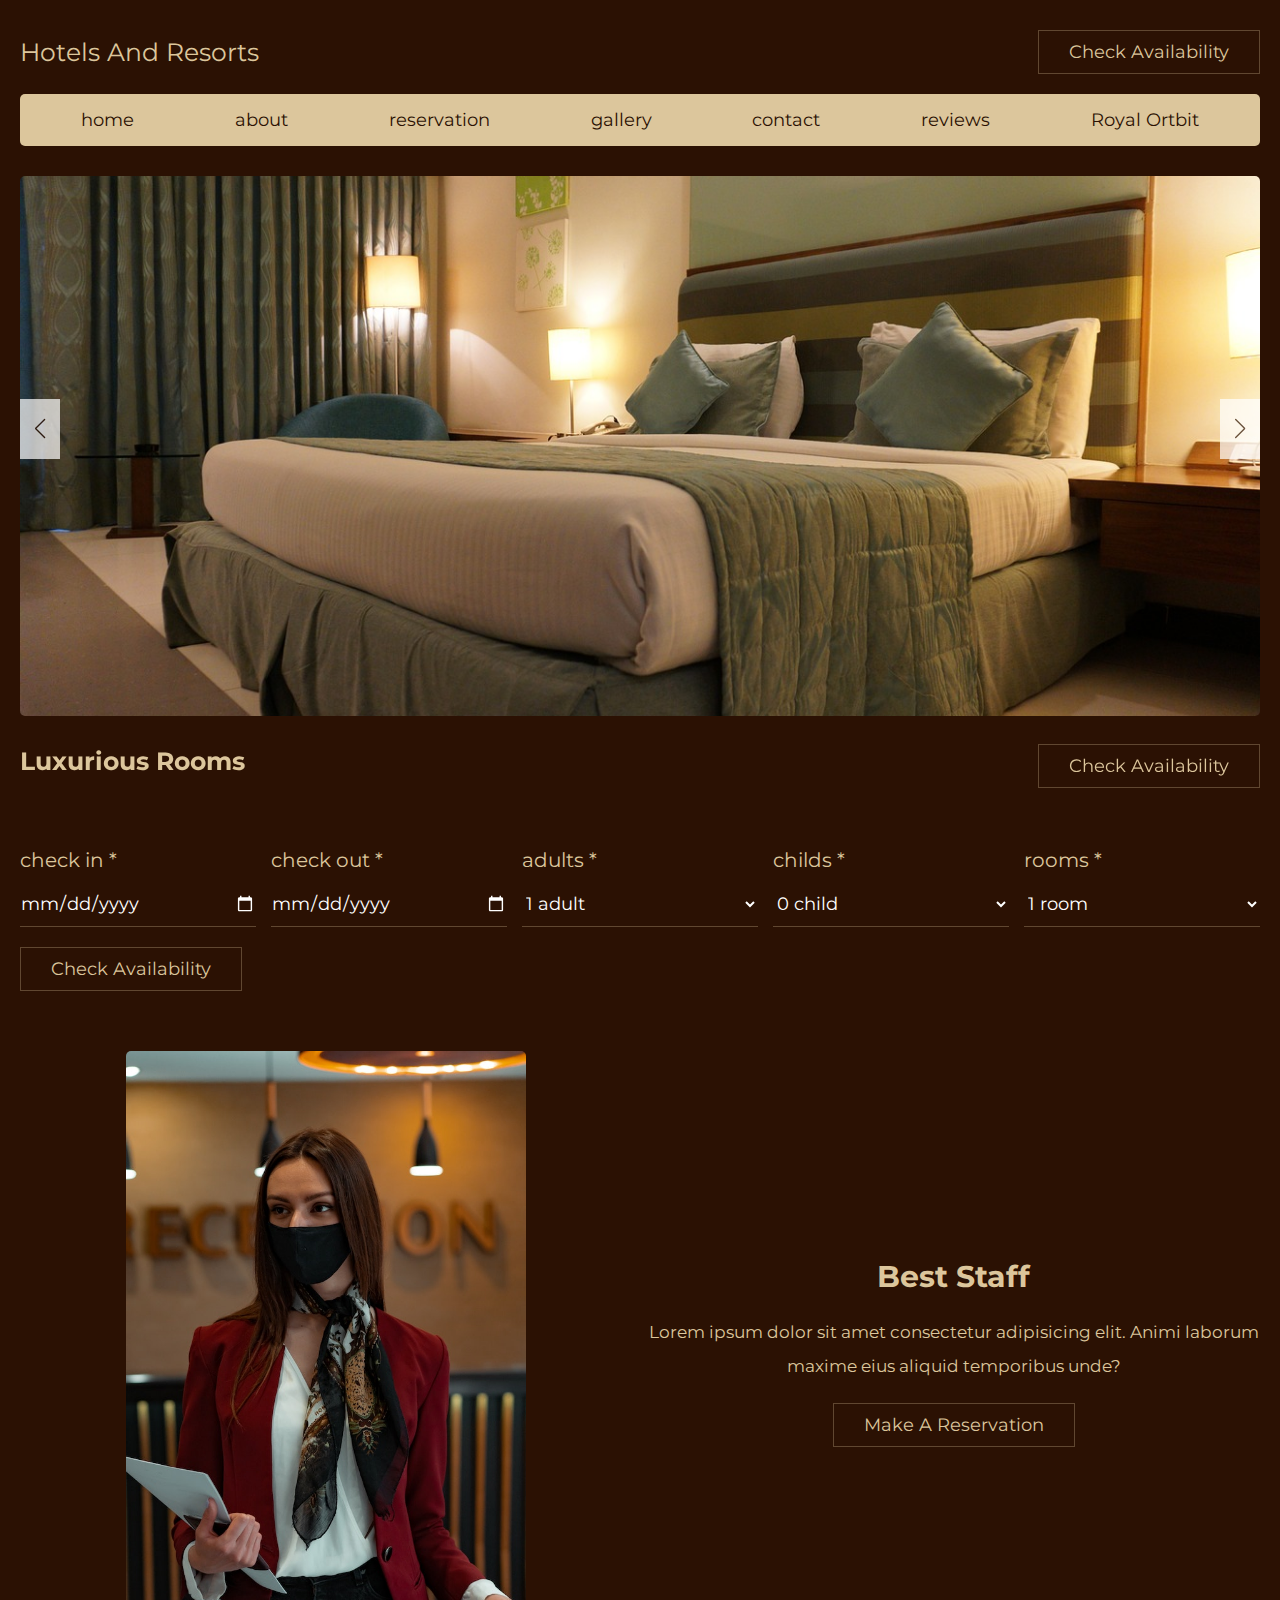
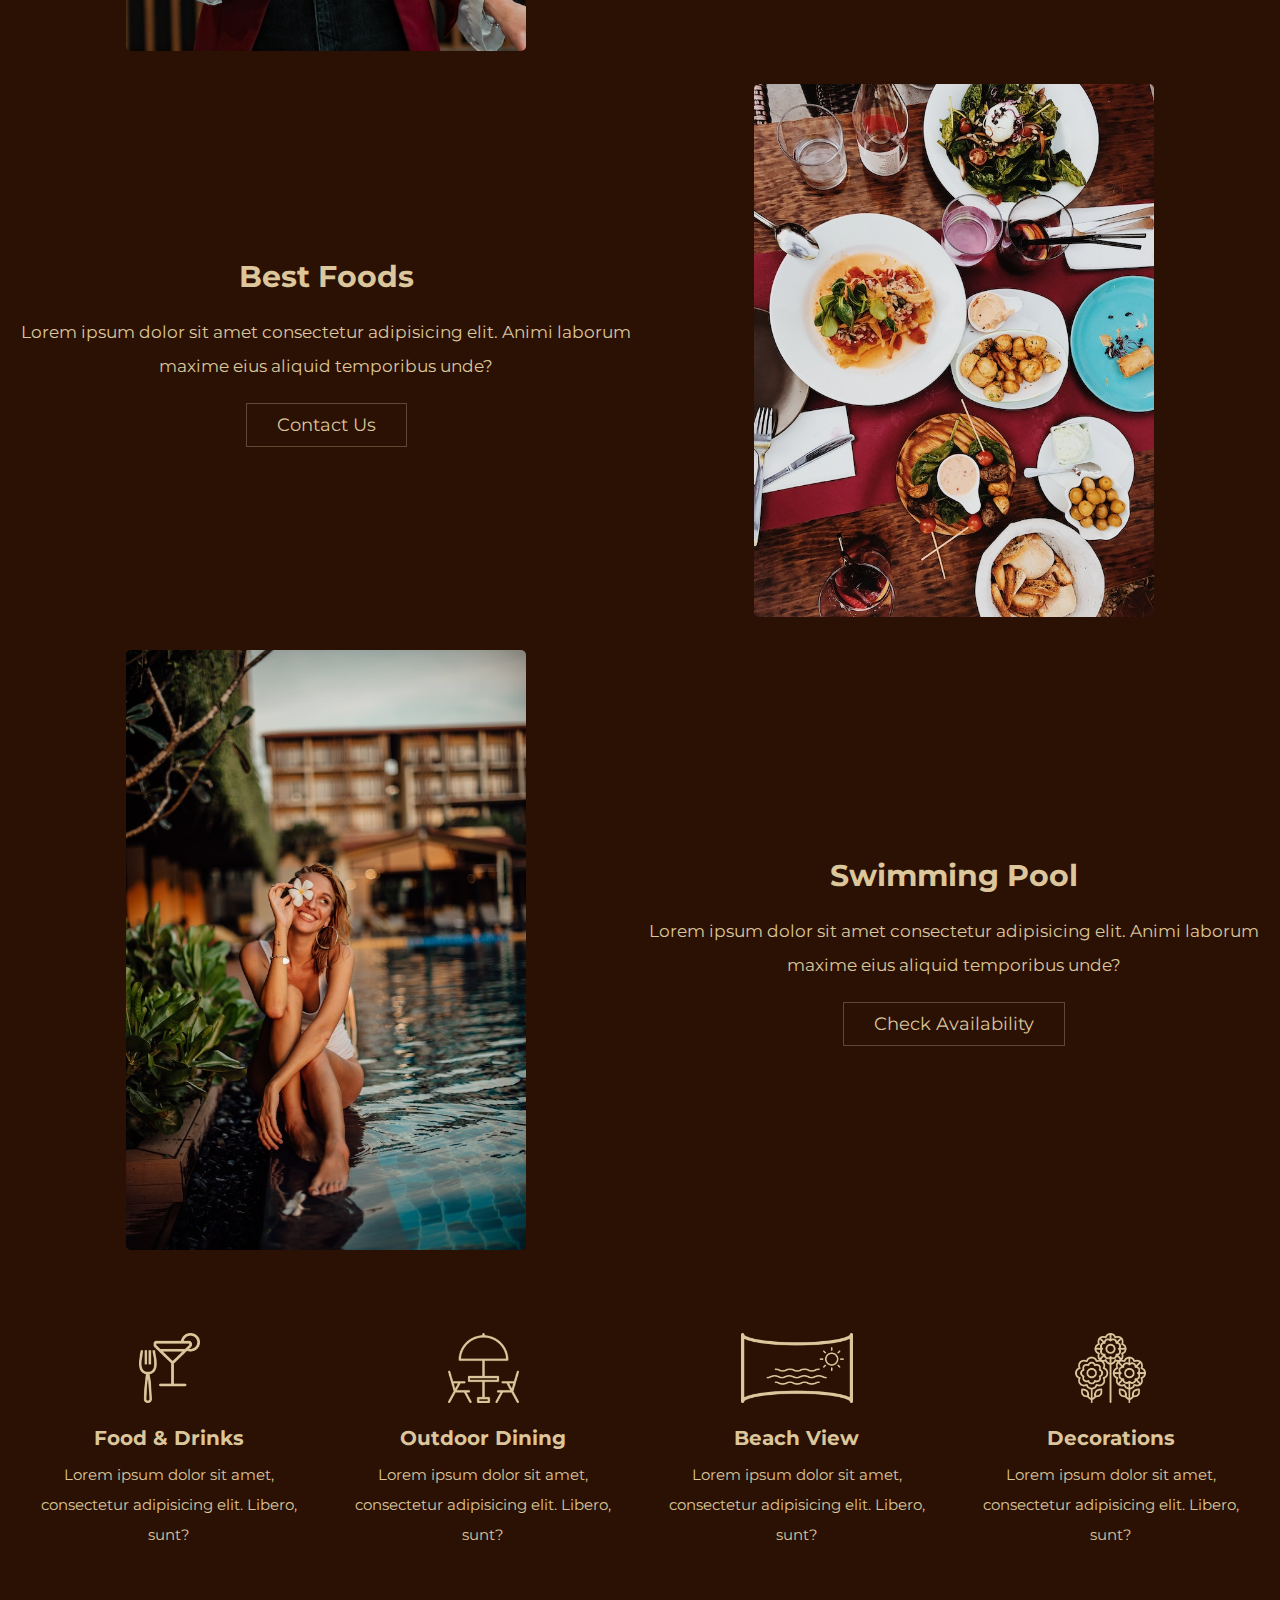
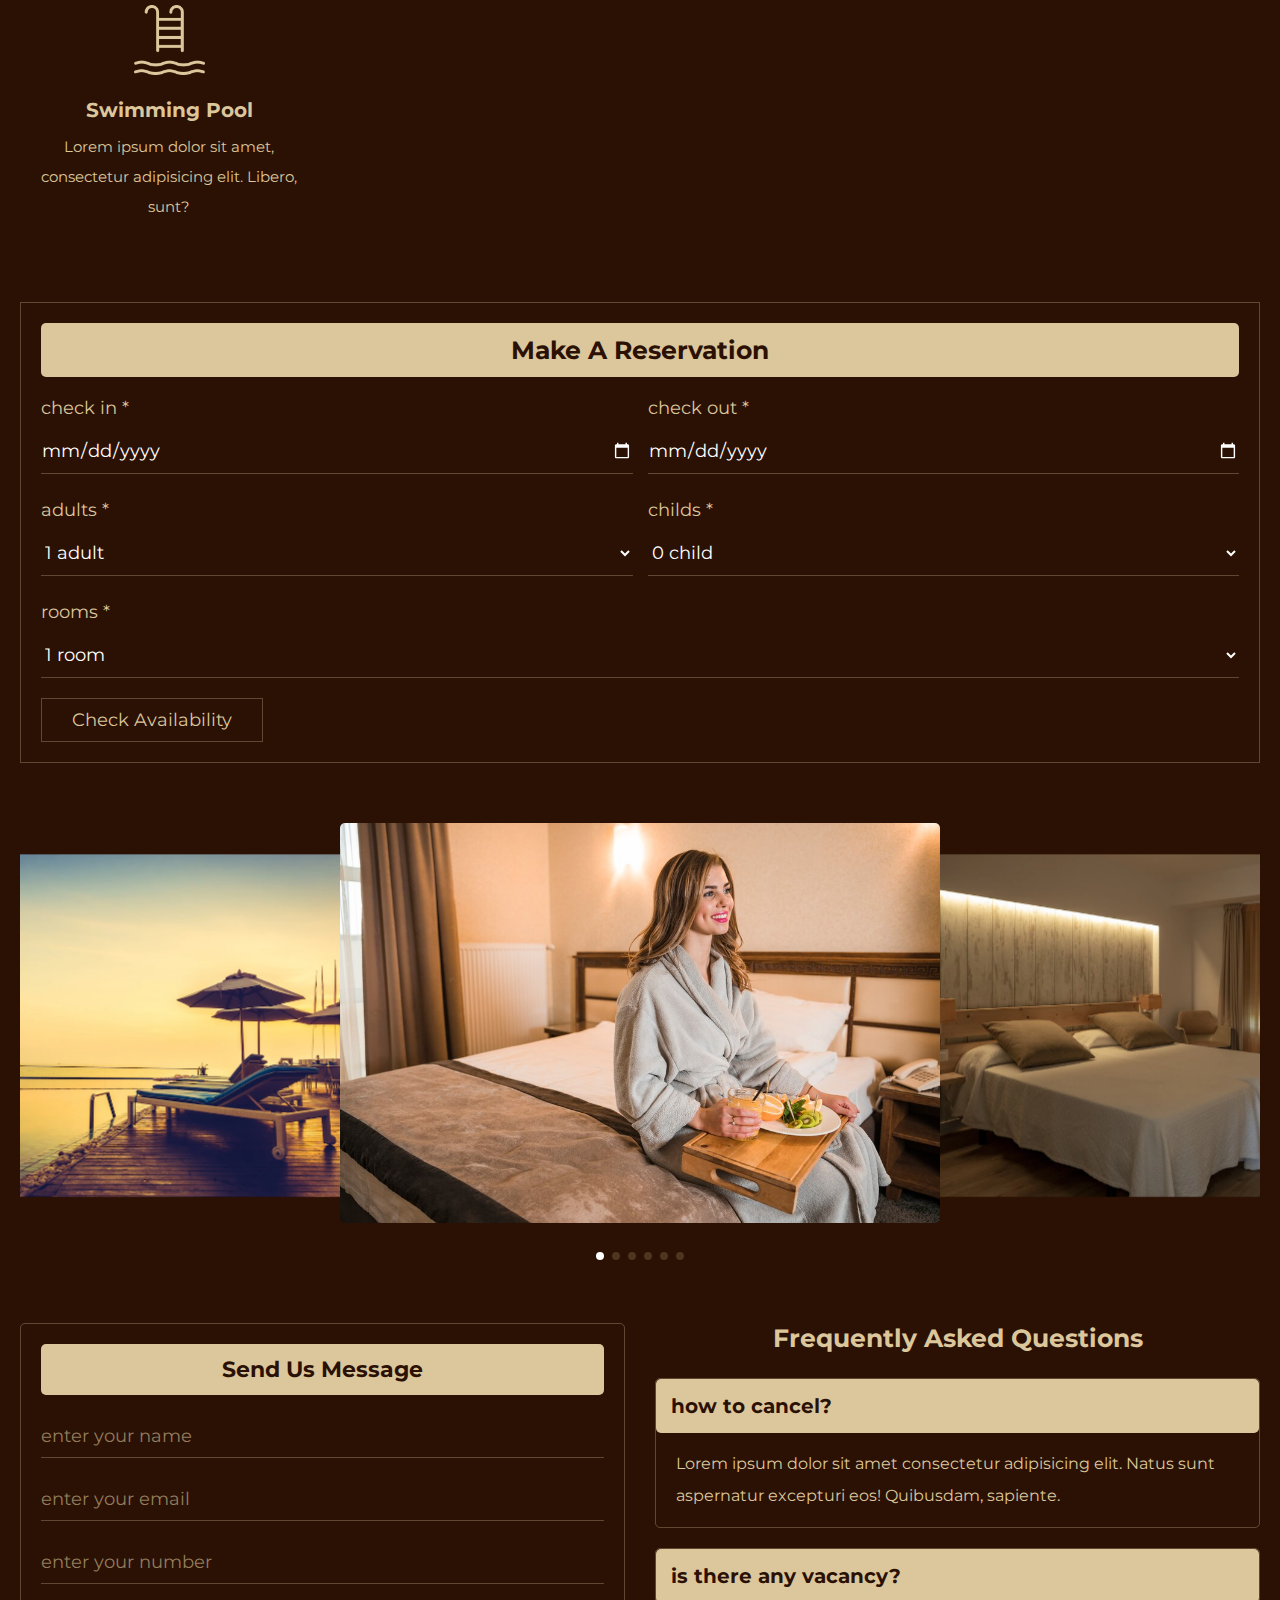
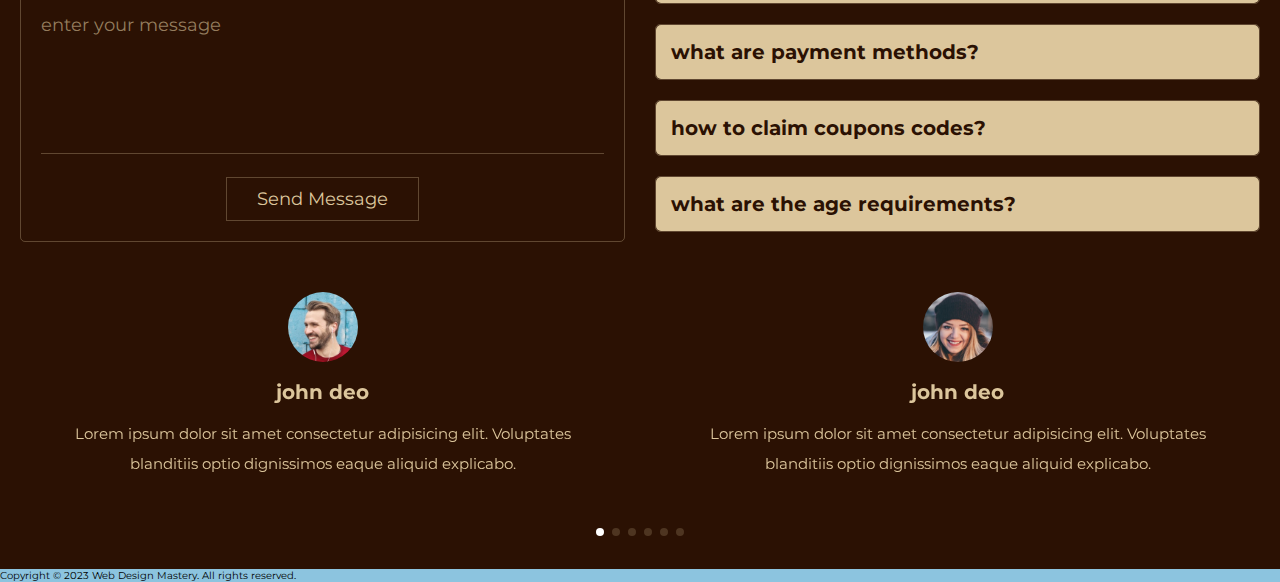
<file: menu.html>
<!DOCTYPE html>
<html lang="en">
<head>
   <meta charset="UTF-8">
   <meta http-equiv="X-UA-Compatible" content="IE=edge">
   <meta name="viewport" content="width=device-width, initial-scale=1.0">
   <title>complete responsive hotel booking website design tutorial</title>

   <link rel="stylesheet" href="https://cdn.jsdelivr.net/npm/swiper@8/swiper-bundle.min.css" />

   <!-- font awesome cdn link  -->
   <link rel="stylesheet" href="https://cdnjs.cloudflare.com/ajax/libs/font-awesome/6.2.0/css/all.min.css">

   <!-- custom css file link  -->
   <link rel="stylesheet" href="css/style.css">

</head>
<body>
   
<!-- header section starts  -->

<section class="header">

   <div class="flex">
      <a href="#home" class="logo">Hotels And Resorts</a>
      <a href="#availability" class="btn">check availability</a>
      <div id="menu-btn" class="fas fa-bars"></div>
   </div>

   <nav class="navbar">
      <a href="#home">home</a>
      <a href="#about">about</a>
      <a href="#reservation">reservation</a>
      <a href="#gallery">gallery</a>
      <a href="#contact">contact</a>
      <a href="#reviews">reviews</a>
         <a href="index.html">Royal Ortbit</a>
   </nav>

</section>

<!-- header section ends -->

<!-- home section starts  -->

<section class="home" id="home">

   <div class="swiper home-slider">

      <div class="swiper-wrapper">

         <div class="box swiper-slide">
            <img src="images/home-img-1.jpg" alt="">
            <div class="flex">
               <h3>luxurious rooms</h3>
               <a href="#availability" class="btn">check availability</a>
            </div>
         </div>

         <div class="box swiper-slide">
            <img src="images/home-img-2.jpg" alt="">
            <div class="flex">
               <h3>foods and drinks</h3>
               <a href="#reservation" class="btn">make a reservation</a>
            </div>
         </div>

         <div class="box swiper-slide">
            <img src="images/home-img-3.jpg" alt="">
            <div class="flex">
               <h3>luxurious halls</h3>
               <a href="#contact" class="btn">contact us</a>
            </div>
         </div>

      </div>

      <div class="swiper-button-next"></div>
      <div class="swiper-button-prev"></div>

   </div>

</section>

<!-- home section ends -->

<!-- availability section starts  -->

<section class="availability" id="availability">

   <form action="" method="post">
      <div class="flex">
         <div class="box">
            <p>check in <span>*</span></p>
            <input type="date" name="check_in" class="input" required>
         </div>
         <div class="box">
            <p>check out <span>*</span></p>
            <input type="date" name="check_out" class="input" required>
         </div>
         <div class="box">
            <p>adults <span>*</span></p>
            <select name="adults" class="input" required>
               <option value="1">1 adult</option>
               <option value="2">2 adults</option>
               <option value="3">3 adults</option>
               <option value="4">4 adults</option>
               <option value="5">5 adults</option>
               <option value="6">6 adults</option>
            </select>
         </div>
         <div class="box">
            <p>childs <span>*</span></p>
            <select name="childs" class="input" required>
               <option value="-">0 child</option>
               <option value="1">1 child</option>
               <option value="2">2 childs</option>
               <option value="3">3 childs</option>
               <option value="4">4 childs</option>
               <option value="5">5 childs</option>
               <option value="6">6 childs</option>
            </select>
         </div>
         <div class="box">
            <p>rooms <span>*</span></p>
            <select name="rooms" class="input" required>
               <option value="1">1 room</option>
               <option value="2">2 rooms</option>
               <option value="3">3 rooms</option>
               <option value="4">4 rooms</option>
               <option value="5">5 rooms</option>
               <option value="6">6 rooms</option>
            </select>
         </div>
      </div>
      <input type="submit" value="check availability" name="check" class="btn">
   </form>

</section>

<!-- availability section ends -->

<!-- about section starts  -->

<section class="about" id="about">

   <div class="row">
      <div class="image">
         <img src="images/about-img-1.jpg" alt="">
      </div>
      <div class="content">
         <h3>best staff</h3>
         <p>Lorem ipsum dolor sit amet consectetur adipisicing elit. Animi laborum maxime eius aliquid temporibus unde?</p>
         <a href="#reservation" class="btn">make a reservation</a>
      </div>
   </div>

   <div class="row revers">
      <div class="image">
         <img src="images/about-img-2.jpg" alt="">
      </div>
      <div class="content">
         <h3>best foods</h3>
         <p>Lorem ipsum dolor sit amet consectetur adipisicing elit. Animi laborum maxime eius aliquid temporibus unde?</p>
         <a href="#contact" class="btn">contact us</a>
      </div>
   </div>

   <div class="row">
      <div class="image">
         <img src="images/about-img-3.jpg" alt="">
      </div>
      <div class="content">
         <h3>swimming pool</h3>
         <p>Lorem ipsum dolor sit amet consectetur adipisicing elit. Animi laborum maxime eius aliquid temporibus unde?</p>
         <a href="#availability" class="btn">check availability</a>
      </div>
   </div>

</section>

<!-- about section ends -->

<!-- services section starts  -->

<section class="services">

   <div class="box-container">

      <div class="box">
         <img src="images/icon-1.png" alt="">
         <h3>food & drinks</h3>
         <p>Lorem ipsum dolor sit amet, consectetur adipisicing elit. Libero, sunt?</p>
      </div>

      <div class="box">
         <img src="images/icon-2.png" alt="">
         <h3>outdoor dining</h3>
         <p>Lorem ipsum dolor sit amet, consectetur adipisicing elit. Libero, sunt?</p>
      </div>

      <div class="box">
         <img src="images/icon-3.png" alt="">
         <h3>beach view</h3>
         <p>Lorem ipsum dolor sit amet, consectetur adipisicing elit. Libero, sunt?</p>
      </div>

      <div class="box">
         <img src="images/icon-4.png" alt="">
         <h3>decorations</h3>
         <p>Lorem ipsum dolor sit amet, consectetur adipisicing elit. Libero, sunt?</p>
      </div>

      <div class="box">
         <img src="images/icon-5.png" alt="">
         <h3>swimming pool</h3>
         <p>Lorem ipsum dolor sit amet, consectetur adipisicing elit. Libero, sunt?</p>
      </div>

      

   </div>

</section>

<!-- services section ends -->

<!-- reservation section starts  -->

<section class="reservation" id="reservation">

   <form action="" method="post">
      <h3>make a reservation</h3>
      <div class="flex">
         <div class="box">
            <p>check in <span>*</span></p>
            <input type="date" name="check_in" class="input" required>
         </div>
         <div class="box">
            <p>check out <span>*</span></p>
            <input type="date" name="check_out" class="input" required>
         </div>
         <div class="box">
            <p>adults <span>*</span></p>
            <select name="adults" class="input" required>
               <option value="1">1 adult</option>
               <option value="2">2 adults</option>
               <option value="3">3 adults</option>
               <option value="4">4 adults</option>
               <option value="5">5 adults</option>
               <option value="6">6 adults</option>
            </select>
         </div>
         <div class="box">
            <p>childs <span>*</span></p>
            <select name="childs" class="input" required>
               <option value="-">0 child</option>
               <option value="1">1 child</option>
               <option value="2">2 childs</option>
               <option value="3">3 childs</option>
               <option value="4">4 childs</option>
               <option value="5">5 childs</option>
               <option value="6">6 childs</option>
            </select>
         </div>
         <div class="box">
            <p>rooms <span>*</span></p>
            <select name="rooms" class="input" required>
               <option value="1">1 room</option>
               <option value="2">2 rooms</option>
               <option value="3">3 rooms</option>
               <option value="4">4 rooms</option>
               <option value="5">5 rooms</option>
               <option value="6">6 rooms</option>
            </select>
         </div>
      </div>
      <input type="submit" value="check availability" name="check" class="btn">
   </form>

</section>

<!-- reservation section ends -->

<!-- gallery section starts  -->

<section class="gallery" id="gallery">

   <div class="swiper gallery-slider">
      <div class="swiper-wrapper">
         <img src="images/gallery-img-1.jpg" class="swiper-slide" alt="">
         <img src="images/gallery-img-2.webp" class="swiper-slide" alt="">
         <img src="images/gallery-img-3.webp" class="swiper-slide" alt="">
         <img src="images/gallery-img-4.webp" class="swiper-slide" alt="">
         <img src="images/gallery-img-5.webp" class="swiper-slide" alt="">
         <img src="images/gallery-img-6.webp" class="swiper-slide" alt="">
      </div>
      <div class="swiper-pagination"></div>
   </div>

</section>

<!-- gallery section ends -->

<!-- contact section starts  -->

<section class="contact" id="contact">

   <div class="row">

      <form action="" method="post">
         <h3>send us message</h3>
         <input type="text" name="name" required maxlength="50" placeholder="enter your name" class="box">
         <input type="email" name="email" required maxlength="50" placeholder="enter your email" class="box">
         <input type="number" name="number" required maxlength="10" min="0" max="9999999999" placeholder="enter your number" class="box">
         <textarea name="msg" class="box" required maxlength="1000" placeholder="enter your message" cols="30" rows="10"></textarea>
         <input type="submit" value="send message" name="send" class="btn">
      </form>

      <div class="faq">
         <h3 class="title">frequently asked questions</h3>
         <div class="box active">
            <h3>how to cancel?</h3>
            <p>Lorem ipsum dolor sit amet consectetur adipisicing elit. Natus sunt aspernatur excepturi eos! Quibusdam, sapiente.</p>
         </div>
         <div class="box">
            <h3>is there any vacancy?</h3>
            <p>Lorem ipsum dolor sit amet, consectetur adipisicing elit. Ipsa ipsam neque quaerat mollitia ratione? Soluta!</p>
         </div>
         <div class="box">
            <h3>what are payment methods?</h3>
            <p>Lorem ipsum dolor sit amet, consectetur adipisicing elit. Ipsa ipsam neque quaerat mollitia ratione? Soluta!</p>
         </div>
         <div class="box">
            <h3>how to claim coupons codes?</h3>
            <p>Lorem ipsum dolor sit amet, consectetur adipisicing elit. Ipsa ipsam neque quaerat mollitia ratione? Soluta!</p>
         </div>
         <div class="box">
            <h3>what are the age requirements?</h3>
            <p>Lorem ipsum dolor sit amet, consectetur adipisicing elit. Ipsa ipsam neque quaerat mollitia ratione? Soluta!</p>
         </div>
      </div>

   </div>

</section>

<!-- contact section ends -->

<!-- reviews section starts  -->

<section class="reviews" id="reviews">

   <div class="swiper reviews-slider">

      <div class="swiper-wrapper">
         <div class="swiper-slide box">
            <img src="images/pic-1.png" alt="">
            <h3>john deo</h3>
            <p>Lorem ipsum dolor sit amet consectetur adipisicing elit. Voluptates blanditiis optio dignissimos eaque aliquid explicabo.</p>
         </div>
         <div class="swiper-slide box">
            <img src="images/pic-2.png" alt="">
            <h3>john deo</h3>
            <p>Lorem ipsum dolor sit amet consectetur adipisicing elit. Voluptates blanditiis optio dignissimos eaque aliquid explicabo.</p>
         </div>
         <div class="swiper-slide box">
            <img src="images/pic-3.png" alt="">
            <h3>john deo</h3>
            <p>Lorem ipsum dolor sit amet consectetur adipisicing elit. Voluptates blanditiis optio dignissimos eaque aliquid explicabo.</p>
         </div>
         <div class="swiper-slide box">
            <img src="images/pic-4.png" alt="">
            <h3>john deo</h3>
            <p>Lorem ipsum dolor sit amet consectetur adipisicing elit. Voluptates blanditiis optio dignissimos eaque aliquid explicabo.</p>
         </div>
         <div class="swiper-slide box">
            <img src="images/pic-5.png" alt="">
            <h3>john deo</h3>
            <p>Lorem ipsum dolor sit amet consectetur adipisicing elit. Voluptates blanditiis optio dignissimos eaque aliquid explicabo.</p>
         </div>
         <div class="swiper-slide box">
            <img src="images/pic-6.png" alt="">
            <h3>john deo</h3>
            <p>Lorem ipsum dolor sit amet consectetur adipisicing elit. Voluptates blanditiis optio dignissimos eaque aliquid explicabo.</p>
         </div>
      </div>

      <div class="swiper-pagination"></div>
   </div>

</section>

<!-- reviews section ends  -->

<!-- footer section starts  -->


    <footer class="footer">
      <div class="footer__bar">
        Copyright © 2023 Web Design Mastery. All rights reserved.
      </div>
    </footer>







<script src="https://cdn.jsdelivr.net/npm/swiper@8/swiper-bundle.min.js"></script>

<!-- custom js file link  -->
<script src="js/script.js"></script>

</body>
</html>
</file>
<file: style.css>
/* Googlefont Poppins CDN Link */
@import url('https://fonts.googleapis.com/css2?family=Poppins:wght@200;300;400;500;600;700&display=swap');
*{
  margin: 0;
  padding: 0;
  box-sizing: border-box;
  font-family: 'Poppins', sans-serif;
}

nav{
  position: absolute;
  top: 0;
  left: 0;
  width: 100%;
  height: 100%;
  height: 70px;
  background: #3E8DA8;
  box-shadow: 0 1px 2px rgba(0, 0, 0, 0.2);
  z-index: 99;
}
nav .navbar{
  height: 100%;
  max-width: 1250px;
  width: 100%;
  display: flex;
  align-items: center;
  justify-content: space-between;
  margin: auto;
  /* background: red; */
  padding: 0 50px;
}
.navbar .logo a{
  font-size: 30px;
  color: #fff;
  text-decoration: none;
  font-weight: 600;
}
nav .navbar .nav-links{
  line-height: 70px;
  height: 100%;
}
nav .navbar .links{
  display: flex;
}
nav .navbar .links li{
  position: relative;
  display: flex;
  align-items: center;
  justify-content: space-between;
  list-style: none;
  padding: 0 14px;
}
nav .navbar .links li a{
  height: 100%;
  text-decoration: none;
  white-space: nowrap;
  color: #fff;
  font-size: 15px;
  font-weight: 500;
}
.links li:hover .htmlcss-arrow,
.links li:hover .js-arrow{
  transform: rotate(180deg);
  }

nav .navbar .links li .arrow{
  /* background: red; */
  height: 100%;
  width: 22px;
  line-height: 70px;
  text-align: center;
  display: inline-block;
  color: #fff;
  transition: all 0.3s ease;
}
nav .navbar .links li .sub-menu{
  position: absolute;
  top: 70px;
  left: 0;
  line-height: 40px;
  background: #3E8DA8;
  box-shadow: 0 1px 2px rgba(0, 0, 0, 0.2);
  border-radius: 0 0 4px 4px;
  display: none;
  z-index: 2;
}
nav .navbar .links li:hover .htmlCss-sub-menu,
nav .navbar .links li:hover .js-sub-menu{
  display: block;
}
.navbar .links li .sub-menu li{
  padding: 0 22px;
  border-bottom: 1px solid rgba(255,255,255,0.1);
}
.navbar .links li .sub-menu a{
  color: #fff;
  font-size: 15px;
  font-weight: 500;
}
.navbar .links li .sub-menu .more-arrow{
  line-height: 40px;
}
.navbar .links li .htmlCss-more-sub-menu{
  /* line-height: 40px; */
}
.navbar .links li .sub-menu .more-sub-menu{
  position: absolute;
  top: 0;
  left: 100%;
  border-radius: 0 4px 4px 4px;
  z-index: 1;
  display: none;
}
.links li .sub-menu .more:hover .more-sub-menu{
  display: block;
}
.navbar .search-box{
  position: relative;
   height: 40px;
  width: 40px;
}
.navbar .search-box i{
  position: absolute;
  height: 100%;
  width: 100%;
  line-height: 40px;
  text-align: center;
  font-size: 22px;
  color: #fff;
  font-weight: 600;
  cursor: pointer;
  transition: all 0.3s ease;
}
.navbar .search-box .input-box{
  position: absolute;
  right: calc(100% - 40px);
  top: 80px;
  height: 60px;
  width: 300px;
  background: #3E8DA8;
  border-radius: 6px;
  opacity: 0;
  pointer-events: none;
  transition: all 0.4s ease;
}
.navbar.showInput .search-box .input-box{
  top: 65px;
  opacity: 1;
  pointer-events: auto;
  background: #3E8DA8;
}
.search-box .input-box::before{
  content: '';
  position: absolute;
  height: 20px;
  width: 20px;
  background: #3E8DA8;
  right: 10px;
  top: -6px;
  transform: rotate(45deg);
}
.search-box .input-box input{
  position: absolute;
  top: 50%;
  left: 50%;
  border-radius: 4px;
  transform: translate(-50%, -50%);
  height: 35px;
  width: 280px;
  outline: none;
  padding: 0 15px;
  font-size: 16px;
  border: none;
}
.navbar .nav-links .sidebar-logo{
  display: none;
}
.navbar .bx-menu{
  display: none;
}
@media (max-width:920px) {
  nav .navbar{
    max-width: 100%;
    padding: 0 25px;
  }

  nav .navbar .logo a{
    font-size: 25px;
  }
  nav .navbar .links li{
    padding: 0 10px;
    white-space: nowrap;
  }
  nav .navbar .links li a{
    font-size: 15px;
  }
}
@media (max-width:800px){
  nav{
    /* position: relative; */
  }
  .navbar .bx-menu{
    display: block;
  }
  nav .navbar .nav-links{
    position: fixed;
    top: 0;
    left: -100%;
    display: block;
    max-width: 270px;
    width: 100%;
    background:  #3E8DA8;
    line-height: 40px;
    padding: 20px;
    box-shadow: 0 5px 10px rgba(0, 0, 0, 0.2);
    transition: all 0.5s ease;
    z-index: 1000;
  }
  .navbar .nav-links .sidebar-logo{
    display: flex;
    align-items: center;
    justify-content: space-between;
  }
  .sidebar-logo .logo-name{
    font-size: 25px;
    color: #fff;
  }
    .sidebar-logo  i,
    .navbar .bx-menu{
      font-size: 25px;
      color: #fff;
    }
  nav .navbar .links{
    display: block;
    margin-top: 20px;
  }
  nav .navbar .links li .arrow{
    line-height: 40px;
  }
nav .navbar .links li{
    display: block;
  }
nav .navbar .links li .sub-menu{
  position: relative;
  top: 0;
  box-shadow: none;
  display: none;
}
nav .navbar .links li .sub-menu li{
  border-bottom: none;

}
.navbar .links li .sub-menu .more-sub-menu{
  display: none;
  position: relative;
  left: 0;
}
.navbar .links li .sub-menu .more-sub-menu li{
  display: flex;
  align-items: center;
  justify-content: space-between;
}
.links li:hover .htmlcss-arrow,
.links li:hover .js-arrow{
  transform: rotate(0deg);
  }
  .navbar .links li .sub-menu .more-sub-menu{
    display: none;
  }
  .navbar .links li .sub-menu .more span{
    /* background: red; */
    display: flex;
    align-items: center;
    /* justify-content: space-between; */
  }

  .links li .sub-menu .more:hover .more-sub-menu{
    display: none;
  }
  nav .navbar .links li:hover .htmlCss-sub-menu,
  nav .navbar .links li:hover .js-sub-menu{
    display: none;
  }
.navbar .nav-links.show1 .links .htmlCss-sub-menu,
  .navbar .nav-links.show3 .links .js-sub-menu,
  .navbar .nav-links.show2 .links .more .more-sub-menu{
      display: block;
    }
    .navbar .nav-links.show1 .links .htmlcss-arrow,
    .navbar .nav-links.show3 .links .js-arrow{
        transform: rotate(180deg);
}
    .navbar .nav-links.show2 .links .more-arrow{
      transform: rotate(90deg);
    }
}
@media (max-width:370px){
  nav .navbar .nav-links{
  max-width: 100%;
} 
}

@import url("https://fonts.googleapis.com/css2?family=Poppins:wght@400;500;600;700;800&display=swap");

:root {
  --primary-color: #2c3855;
  --primary-color-dark: #435681;
  --text-dark: #333333;
  --text-light: #767268;
  --extra-light: #f3f4f6;
  --white: #ffffff;
  --max-width: 1200px;
}

* {
  margin: 0;
  padding: 0;
  box-sizing: border-box;
}

.section__container {
  max-width: var(--max-width);
  margin: auto;
}

.section__header {
  font-size: 2rem;
  font-weight: 600;
  color: var(--text-dark);
  text-align: center;
}

a {
  text-decoration: none;
}

img {
  width: 100%;
  display: flex;
}

body {
  font-family: "Poppins", sans-serif;
}

.header__container {
  padding: 1rem 1rem 5rem 1rem;
}

.header__image__container {
  position: relative;
  min-height: 500px;
  background-image: linear-gradient(
      to right,
      rgba(44, 56, 85, 0.9),
      rgba(100, 125, 187, 0.1)
    ),
    url("assets/header.jpg");
  background-position: center center;
  background-size: cover;
  background-repeat: no-repeat;
  border-radius: 2rem;
}

.header__content {
  max-width: 600px;
  padding: 5rem 2rem;
}

.header__content h1 {
  margin-bottom: 1rem;
  font-size: 3.5rem;
  line-height: 4rem;
  font-weight: 600;
  color: var(--white);
}

.header__content p {
  color: var(--extra-light);
}

.booking__container {
  position: absolute;
  bottom: -5rem;
  left: 50%;
  transform: translateX(-50%);
  width: calc(100% - 6rem);
  display: flex;
  align-items: center;
  gap: 1rem;
  padding: 3rem 2rem;
  border-radius: 2rem;
  background-color: rgba(255, 255, 255, 0.7);
  -webkit-backdrop-filter: blur(10px);
  backdrop-filter: blur(10px);
  box-shadow: 5px 5px 30px rgba(0, 0, 0, 0.1);
}

.booking__container form {
  width: 100%;
  flex: 1;
  display: grid;
  grid-template-columns: repeat(4, 1fr);
  gap: 1rem;
}

.booking__container .input__group {
  width: 100%;
  position: relative;
}

.booking__container label {
  position: absolute;
  top: 50%;
  left: 0;
  transform: translateY(-50%);
  font-size: 1.2rem;
  font-weight: 500;
  color: var(--text-dark);
  pointer-events: none;
  transition: 0.3s;
}

.booking__container input {
  width: 100%;
  padding: 10px 0;
  font-size: 1rem;
  outline: none;
  border: none;
  background-color: transparent;
  border-bottom: 1px solid var(--primary-color);
  color: var(--text-dark);
}

.booking__container input:focus ~ label {
  font-size: 0.8rem;
  top: 0;
}

.booking__container .form__group p {
  margin-top: 0.5rem;
  font-size: 0.8rem;
  color: var(--text-light);
}

.booking__container .btn {
  padding: 1rem;
  outline: none;
  border: none;
  font-size: 1.5rem;
  color: var(--white);
  background-color: var(--primary-color);
  border-radius: 100%;
  cursor: pointer;
  transition: 0.3s;
}

.booking__container .btn:hover {
  background-color: var(--primary-color-dark);
}

.popular__grid {
  margin-top: 4rem;
  display: grid;
  grid-template-columns: repeat(3, 1fr);
  gap: 2rem;
}

.popular__card {
  overflow: hidden;
  border-radius: 1rem;
  box-shadow: 5px 5px 20px rgba(0, 0, 0, 0.1);
}

.popular__content {
  padding: 1rem;
}

.popular__card__header {
  display: flex;
  align-items: center;
  justify-content: space-between;
  gap: 1rem;
  margin-bottom: 0.5rem;
}

.popular__card__header h4 {
  font-size: 1.2rem;
  font-weight: 600;
  color: var(--text-dark);
}

.popular__content p {
  color: var(--text-light);
}

.client {
  background-color: var(--extra-light);
}

.client__grid {
  margin-top: 4rem;
  display: grid;
  gap: 2rem;
    grid-template-columns: repeat(1, 1fr);

}

.client__card {
  padding: 2rem;
  background-color: var(--white);
  border-radius: 1rem;
  box-shadow: 5px 5px 20px rgba(0, 0, 0, 0.1);
}

.client__card img {
  max-width: 80px;
  margin: auto;
  margin-bottom: 1rem;
  border-radius: 100%;
}

.client__card p {
  text-align: center;
  color: var(--text-dark);
}

.reward__container {
  padding: 2rem;
  text-align: center;
  border-radius: 2rem;
  box-shadow: 5px 5px 30px rgba(0, 0, 0, 0.1);
}

.reward__container p {
  margin-bottom: 1rem;
  font-weight: 600;
  color: var(--text-light);
}

.reward__container h4 {
  max-width: 500px;
  margin: auto;
  margin-bottom: 1rem;
  font-size: 2rem;
  font-weight: 600;
  color: var(--text-dark);
}

.reward__btn {
  padding: 1rem 3rem;
  outline: none;
  border: none;
  font-size: 1rem;
  color: var(--white);
  background-color: var(--primary-color);
  border-radius: 1rem;
  cursor: pointer;
  transition: 0.3s;
}

.reward__btn:hover {
  background-color: var(--primary-color-dark);
}

.footer {
  background-color: #8CC4DF;
  
}

.footer__container {
 grid-template-columns: 2fr repeat(3, 1fr);
    gap: 5rem;
    padding: 8px;
}

.footer__col h3 {
  margin-bottom: 1rem;
  font-size: 1.5rem;
  font-weight: 600;
  color: var(--text-dark);
}

.footer__col h4 {
  margin-bottom: 1rem;
  font-size: 1.2rem;
  font-weight: 600;
  color: var(--text-dark);
}

.footer__col p {
  margin-bottom: 1rem;
  color: var(--text-light);
  cursor: pointer;
  transition: 0.3s;
}

.footer__col p:hover {
  color: var(--text-dark);
}

.footer__bar {
    max-width: var(--max-width);
    margin: auto;
    padding: 1rem;
    font-size: 0.9rem;
    font-weight: 500;
    color: var(--text-light);
    text-align: right;
    overflow: hidden;
    text-align: center;
}



@media (width < 900px) {
  .booking__container form {
    grid-template-columns: repeat(2, 1fr);
  }

  .popular__grid {
    grid-template-columns: repeat(2, 1fr);
    gap: 1rem;
  }

  .client__grid {
    grid-template-columns: repeat(2, 1fr);
    gap: 1rem;
  }

  .footer__container {
    grid-template-columns: repeat(2, 1fr);
  }
}

@media (width < 600px) {
  .nav__links {
    display: none;
  }

  .header__container {
    padding-bottom: 25rem;
  }

  .booking__container {
    flex-direction: column;
    bottom: -25rem;
  }

  .booking__container form {
    grid-template-columns: repeat(1, 1fr);
  }

  .popular__grid {
    grid-template-columns: repeat(1, 1fr);
  }

  .client__grid {
    grid-template-columns: repeat(1, 1fr);
  }

  .footer__container {
    gap: 2rem;
  }
}

@import url("https://fonts.googleapis.com/css2?family=Poppins:wght@400;600;800&display=swap");

:root {
  --primary-color: #3685fb;
  --primary-color-dark: #2f73d9;
  --secondary-color: #fafcff;
  --text-dark: #0d213f;
  --text-light: #767268;
  --extra-light: #ffffff;
  --max-width: 1200px;
}

* {
  padding: 0;
  margin: 0;
  box-sizing: border-box;
}

.section__container {
  max-width: var(--max-width);
  margin: auto;
  padding: 5rem 1rem;
}

.section__header {
  display: flex;
  align-items: center;
  gap: 2rem;
  flex-wrap: wrap;
  margin-bottom: 4rem;
  justify-content: center;
}

.section__title {
  font-size: 2rem;
  font-weight: 600;
  color: var(--text-dark);
  margin-bottom: 1rem;
}

.section__subtitle {
  font-size: 1rem;
  color: var(--text-dark);
  max-width: calc(var(--max-width) / 2);
}

.btn {
  padding: 0.75rem 2rem;
  outline: none;
  border: none;
  font-size: 1rem;
  color: var(--extra-light);
  background-color: var(--primary-color);
  cursor: pointer;
  transition: 0.3s;
}

.btn:hover {
  background-color: var(--primary-color-dark);
}


.header_container {
  min-height: 100vh;
  display: grid;
  grid-template-columns: repeat(2, 1fr);
  gap: 2rem;
}

.header_image {
  position: relative;
}

.header_image img {
  position: absolute;
  top: 50%;
  left: 50%;
  border: 0.5rem solid var(--extra-light);
  border-radius: 2rem;
  box-shadow: 5px 5px 30px rgba(0, 0, 0, 0.1);
}

.header_image img:nth-child(1) {
  max-width: 350px;
  transform: translate(-75%, -50%);
}

.header_image img:nth-child(2) {
  max-width: 250px;
  transform: translate(0%, -25%);
}

.header_content {
  display: flex;
  align-items: center;
  justify-content: center;
}

.header_content > div {
  max-width: 400px;
  display: grid;
  gap: 1rem;
}

.header_content .sub__header {
  font-size: 1rem;
  font-weight: 600;
  color: var(--primary-color);
}

.header_content h1 {
  font-size: 3rem;
  line-height: 4rem;
  font-weight: 800;
  color: var(--text-dark);
}

.header_content .action__btns {
  display: flex;
  align-items: center;
  gap: 2rem;
  margin-top: 1rem;
}

.story {
  display: flex;
  align-items: center;
  gap: 2rem;
  cursor: pointer;
}

.video_image {
  position: relative;
}

.video_image img {
  width: 60px;
  height: 60px;
  border-radius: 100%;
  box-shadow: 5px 5px 30px rgba(0, 0, 0, 0.1);
}

.video_image span {
  position: absolute;
  top: 50%;
  left: 100%;
  transform: translate(-50%, -50%);
}

.video_image span i {
  padding: 0.5rem;
  font-size: 1rem;
  color: red;
  background-color: var(--extra-light);
  border-radius: 100%;
  box-shadow: 5px 5px 30px rgba(0, 0, 0, 0.1);
}

.story > span {
  font-size: 1rem;
  font-weight: 600;
  color: var(--text-dark);
}

.destination__nav {
  display: flex;
  gap: 1rem;
}

.destination__nav span {
  width: 30px;
  height: 30px;
  display: grid;
  place-content: center;
  color: var(--primary-color);
  border: 1px solid var(--primary-color);
  border-radius: 100%;
  font-size: 1.5rem;
  cursor: pointer;
  transition: 0.3s;
}

.destination__nav span:hover {
  color: var(--extra-light);
  background-color: var(--primary-color);
}

.destination__grid {
  display: grid;
  grid-template-columns: repeat(4, 1fr);
  gap: 2rem;
}

.destination__card {
  overflow: hidden;
  position: relative;
  isolation: isolate;
  cursor: pointer;
}

.destination__card img {
  border-radius: 1rem;
}

.destination__details {
  position: absolute;
  width: calc(100% - 2rem);
  padding: 1rem;
  bottom: -6rem;
  left: 50%;
  transform: translateX(-50%);
  text-align: center;
  color: var(--extra-light);
  background-color: rgba(255, 255, 255, 0.1);
  backdrop-filter: blur(4px);
  border-radius: 10px;
  z-index: 1;
  transition: 0.3s;
}

.destination__card:hover .destination__details {
  bottom: 1rem;
}

.destination__title {
  font-size: 0.9rem;
  margin-bottom: 0.5rem;
}

.destination__subtitle {
  font-size: 1rem;
  font-weight: 600;
}

.trip {
  background-color: var(--secondary-color);
}

.trip__container :is(.section__title, .section__subtitle, .view__all) {
  text-align: center;
  margin-right: auto;
  margin-left: auto;
}

.trip__grid {
  display: grid;
  grid-template-columns: repeat(3, 1fr);
  gap: 2rem;
  margin: 4rem 0;
}

.trip__card {
  border-radius: 1rem;
  overflow: hidden;
  box-shadow: 5px 5px 30px rgba(0, 0, 0, 0.1);
}

.trip__details {
  padding: 1rem;
  display: grid;
  gap: 0.5rem;
  font-size: 1rem;
  font-weight: 600;
  color: var(--text-dark);
  background-color: var(--extra-light);
  cursor: pointer;
}

.rating {
  color: goldenrod;
}

.booking__price {
  display: flex;
  align-items: center;
  justify-content: space-between;
}

.price span {
  font-weight: 400;
  font-size: 0.9rem;
  color: var(--text-light);
}

.book__now {
  padding: 0.5rem 1.5rem;
  color: var(--primary-color);
  outline: none;
  border: 1px solid var(--primary-color);
  border-radius: 5rem;
  background-color: transparent;
  cursor: pointer;
  transition: 0.3s;
}

.book__now:hover {
  color: var(--extra-light);
  background-color: var(--primary-color);
}

.gallary__container {
  display: grid;
  grid-template-columns: repeat(2, 1fr);
  gap: 2rem;
}

.image__gallary {
  display: grid;
  grid-template-columns: repeat(2, 1fr);
  gap: 1rem;
}

.gallary__col {
  display: grid;
  place-content: center;
  gap: 1rem;
}

.gallary__col img {
  border-radius: 1rem;
  box-shadow: 5px 5px 20px rgba(0, 0, 0, 0.2);
}

.gallary__content {
  display: flex;
  align-items: center;
  justify-content: center;
  flex-direction: column;
}

.gallary__content > div {
  max-width: 400px;
}

.gallary__content .section__subtitle {
  margin-bottom: 2rem;
}

.subscribe {
  background-color: #e3e1e1;
}

.subscribe__container {
  display: grid;
  grid-template-columns: repeat(2, 1fr);
  gap: 2rem;
}

.subscribe__form {
  display: flex;
  align-items: center;
  justify-content: center;
}

.subscribe__form form {
  width: 100%;
  max-width: 400px;
  display: flex;
  background-color: var(--extra-light);
  box-shadow: 5px 5px 30px rgba(0, 0, 0, 0.1);
  border-radius: 5rem;
}

.subscribe__form input {
  width: 100%;
  padding: 1rem;
  outline: none;
  border: none;
  border-radius: 5rem;
  font-size: 1rem;
}


@media (width < 1200px) {
  .header__image img:nth-child(1) {
    max-width: 300px;
  }

  .header__image img:nth-child(2) {
    max-width: 200px;
  }
}

@media (width < 900px) {
 

  .header_container {
    grid-template-columns: repeat(1, 1fr);
  }
  .header__image {
    min-height: 500px;
  }

  .destination__grid {
    gap: 1rem;
  }

  .trip__grid {
    grid-template-columns: repeat(2, 1fr);
  }
}

@media (width < 600px) {
  .destination__grid {
    grid-template-columns: repeat(2, 1fr);
  }

  .trip__grid {
    grid-template-columns: repeat(1, 1fr);
  }

  .gallary__container {
    grid-template-columns: repeat(1, 1fr);
  }

  .subscribe__container {
    grid-template-columns: repeat(1, 1fr);
  }

  .footer__container {
    grid-template-columns: repeat(2, 1fr);
  }
}

.section_container {
  max-width: var(--max-width);
  margin: auto;
  padding: 5rem 1rem;
}

.section_header {
  font-size: 2.2rem;
  font-weight: 700;
  line-height: 3rem;
  margin-bottom: 1rem;
}


.header_container {
  padding-top: 2rem;
  position: relative;
}

.header_container img {
  display: flex;
  max-width: 1000px;
  margin-left: auto;
  border-radius: 5px;
}

.header__ribbon {
  position: absolute;
  top: 50%;
  left: calc(25rem + -100%);
  transform: translateY(-50%);
  width: 100%;
  display: flex;
  justify-content: flex-end;
  background-color: var(--primary-color);
  border-radius: 5px;
}

.header__content {
  max-width: 450px;
  padding: 2rem 5rem;
  color: var(--white);
}

.header__content p {
  color: var(--text-light);
}

.arrow__down {
  position: absolute;
  bottom: 4rem;
  right: 0;
  height: 80px;
  width: 100px;
  display: grid;
  place-content: center;
  font-size: 1.5rem;
  color: var(--white);
  background-color: var(--primary-color);
  border-radius: 5px;
  cursor: pointer;
}

.image__box {
  position: absolute;
  bottom: 4rem;
  right: min(100%, 950px);
  height: 80px;
  width: 100px;
  border: 2px solid var(--primary-color);
  border-radius: 5px;
  z-index: -1;
}

.benefits__container .section_header {
  max-width: 400px;
  margin-bottom: 4rem;
  margin-left: 2rem;
  position: relative;
}



.benefits__grid {
  display: grid;
  grid-template-columns: repeat(3, 1fr);
  gap: 2rem;
}

.benefits__card {
  padding: 1rem;
  display: flex;
  gap: 1rem;
}

.benefits__card span i {
  font-size: 2rem;
  color: var(--primary-color);
}

.benefits__content h4 {
  font-size: 1.2rem;
  font-weight: 600;
  color: var(--text-dark);
  margin-bottom: 1rem;
}

.benefits__content p {
  font-size: 1rem;
  line-height: 1.75rem;
  color: var(--primary-color);
}

.experience__container {
  display: grid;
  grid-template-columns: repeat(2, 1fr);
  gap: 2rem;
}

.experience__image img {
  max-width: 500px;
  border-radius: 5px;
}

.experience__description {
  margin-top: 2rem;
  font-size: 1rem;
  color: var(--primary-color);
}

.experience__features {
  margin: 4rem 0;
  display: flex;
  align-items: center;
  justify-content: flex-start;
  gap: 3rem;
}

.experience__col h3 {
  font-size: 3rem;
  font-weight: 600;
  color: var(--primary-color);
}

.experience__col p {
  font-size: 0.9rem;
  font-weight: 500;
  color: var(--primary-color);
}

.experience__content button {
  padding: 0.75rem 1.5rem;
  font-size: 0.9rem;
  font-weight: 600;
  color: var(--primary-color);
  outline: none;
  border: 2px solid var(--primary-color);
  background-color: var(--white);
  cursor: pointer;
  transition: 0.3s;
}

.experience__content button:hover {
  color: var(--white);
  background-color: var(--primary-color);
}

.process__container {
  display: grid;
  grid-template-columns: repeat(2, 1fr);
  gap: 2rem;
}

.process__grid {
  margin-top: 4rem;
  display: grid;
  grid-template-columns: 50px auto;
  column-gap: 1.5rem;
  row-gap: 0.5rem;
  align-items: center;
}

.process__grid .number {
  height: 50px;
  width: 50px;
  border-radius: 100%;
  display: flex;
  align-items: center;
  justify-content: center;
  font-size: 1rem;
  font-weight: 600;
  color: var(--white);
  background-color: var(--primary-color);
}

.process__grid h4 {
  font-size: 1.2rem;
  font-weight: 600;
  color: var(--text-dark);
}

.process__grid p {
  margin-bottom: 2rem;
  color: var(--primary-color);
}

.process__grid span:not(.last-child) {
  height: 100%;
  width: 2px;
  margin: auto;
  background-color: var(--text-light);
}

.process__image {
  text-align: right;
}

.process__image img {
  max-width: 500px;
  border-radius: 5px;
}

.customer__nav {
  display: flex;
  align-items: center;
  justify-content: space-between;
  margin-bottom: 4rem;
}

.customer__nav .section_header {
  max-width: 400px;
}

.customer__nav__icons {
  display: flex;
  align-items: center;
  gap: 1rem;
}

.customer__nav__icons span {
  font-size: 1.5rem;
  color: var(--primary-color);
  cursor: pointer;
}

.customer__grid {
  display: grid;
  grid-template-columns: repeat(2, 1fr);
  gap: 2rem;
}

.customer__card {
  padding: 2rem;
  display: grid;
  place-content: baseline;
  gap: 1rem;
  color: var(--white);
  border-radius: 5px;
  background-color: var(--primary-color);
}

.customer__card span i {
  font-size: 4rem;
}

.customer__title {
  font-size: 1.5rem;
  font-weight: 500;
}

.customer__description {
  margin-bottom: 1rem;
  font-size: 1rem;
  color: var(--text-light);
}

.customer__content {
  display: flex;
  align-items: center;
  gap: 1.5rem;
}

.customer__content span img {
  display: flex;
  max-width: 50px;
  border-radius: 100%;
}

.customer__details h4 {
  font-size: 1rem;
  font-weight: 500;
}

.customer__details p {
  font-size: 0.9rem;
  color: var(--text-light);
}

.subscribe__container {
  max-width: 600px;
  text-align: center;
  position: relative;
}

.subscribe__description {
  color: var(--primary-color);
}

.subscribe__container form {
  position: absolute;
  width: calc(100% - 2rem);
  bottom: -1rem;
  left: 50%;
  transform: translateX(-50%);
  padding: 5px;
  display: flex;
  align-items: center;
  background-color: var(--white);
  box-shadow: 0 0 10px rgba(0, 0, 0, 0.2);
}

.subscribe__container input {
  width: 100%;
  padding: 1rem 2rem;
  font-size: 0.9rem;
  outline: none;
  border: none;
}

.subscribe__container button {
  padding: 1rem 3rem;
  color: var(--white);
  outline: none;
  border: none;
  background-color: var(--primary-color);
  cursor: pointer;
}



@media (width < 900px) {
  .benefits__grid {
    gap: 1rem;
  }

  .benefits__card {
    flex-direction: column;
  }

  .customer__grid {
    gap: 1rem;
  }
}

@media (width < 600px) {
  

  .header__ribbon {
    background-color: rgba(92, 108, 121, 0.7);
  }

  .arrow__down {
    display: none;
  }


  .benefits__grid {
    grid-template-columns: repeat(1, 1fr);
  }

  .benefits__card {
    flex-direction: row;
  }

  .experience__container {
    grid-template-columns: repeat(1, 1fr);
  }

  .process__container {
    grid-template-columns: repeat(1, 1fr);
  }

  .process__image {
    grid-area: 1/1/2/2;
  }

  .customer__grid {
    grid-template-columns: repeat(1, 1fr);
    gap: 1rem;
  }

}

  @media screen and (max-width:767px){

    .subscribe__container input{
    font-size:11px;
      padding:0;
    }

    .client__card p {
      font-size: 15px;
    
      
    }

    .section_header{
      font-size:15px;
    }

   
    .subscribe__description{
      font-size:10px;
    }

    .process__grid p{
      font-size:13px;
    }
    
  

    .client_card{
width:100%;
  grid-template-columns: repeat(1, 1fr);
    }

     .footer__col h4{
      font-size: 15px;
     }

     

    .footer__col p {
      font-size: 10px;
    }

    .benefits__container .section_header{
          margin-left: 2rem;
    font-size: 27px;
    }

    .experience__image img{
      width: 100%;
    }

    .experience__container{
      width: 100%;
    }

   

    nav .navbar{
      width: 100%;
    }

    .reward__container h4{
      font-size: 15px;
    }

    .experience__col p {
      font-size: 11px;
    }

    .experience__col h3{
      font-size: 25px;
    }

    .search-box .input-box input{
      width: 201px;
    }

    .navbar .search-box .input-box{
      width: 224px;
    }

    .left{
      height: 100%;
    }

    .footer{
      width: 100%;
      
    }


  }

@media screen and (min-width:1024px){

    .client_card{
width:100%;
  grid-template-columns: repeat(1, 1fr);
    }

}


  .social-buttons {
  display: flex;
  justify-content: center;
  align-items: center;
  padding: 9px 10px;
  border-radius: 5em;
}

.social-button {
      display: flex;
    justify-content: center;
    align-items: center;
    width: 37px;
    height: 38px;
    border-radius: 50%;
    margin: 0 10px;
    transition: 0.3s;
}

.social-button:hover {
  background-color: #f2f2f2;
  box-shadow: 0px 0px 6px 3px #00000027;
}

.social-buttons svg {
  transition: 0.3s;
  height: 20px;
}

.facebook {
  background-color: #3b5998;
}

.facebook svg {
  fill: #f2f2f2;
}

.facebook:hover svg {
  fill: #3b5998;
}

.github {
  background-color: #333;
}

.github svg {
  width: 25px;
  height: 25px;
  fill: #f2f2f2;
}

.github:hover svg {
  fill: #333;
}

.linkedin {
  background-color: #0077b5;
}

.linkedin svg {
  fill: #f2f2f2;
}

.linkedin:hover svg {
  fill: #0077b5;
}

.instagram {
  background-color: #c13584;
}

.instagram svg {
  fill: #f2f2f2;
}

.instagram:hover svg {
  fill: #c13584;
}
</file>
<file: css/style.css>
@import url('https://fonts.googleapis.com/css2?family=Montserrat:wght@100;200;300;400&display=swap');

:root{
   --main-color:#2B1103;
   --sub-color:#DCC69C;
   --white:#fff;
   --border:.1rem solid rgba(220, 198, 156, .3);
}

*{
   font-family: 'Montserrat', sans-serif;
   margin: 0; padding: 0;
   box-sizing: border-box;
   outline: none; border: none;
   text-decoration: none;
}

*::selection{
   background-color: var(--sub-color);
   color: var(--main-color);
}





html{
   font-size: 62.5%;
   overflow-x: hidden;
   scroll-behavior: smooth;
   scroll-padding-top: 2rem;
}

body{
   background-color: var(--main-color);
}

section{
   padding: 3rem 2rem;
   margin: 0 auto;
}

.btn{
   display: inline-block;
   cursor: pointer;
   padding: 1rem 3rem;
   border: var(--border);
   font-size: 1.8rem;
   color: var(--sub-color);
   text-align: center;
   text-transform: capitalize;
   transition: .2s linear;
   margin-top: 1rem;
   background-color: var(--main-color);
}

.btn:hover{
   border-radius: 5rem;
   background-color: var(--sub-color);
   color: var(--main-color);
}

.header{
   padding-bottom: 0;
}

.header .flex{
   display: flex;
   align-items: center;
   justify-content: space-between;
   gap: 1.5rem;
}

.header .flex .logo{
   color: var(--sub-color);
   font-size: 2.5rem;
}

.header .flex .btn{
   margin-top: 0;
}

.header .flex .fa-bars{
   font-size: 3rem;
   cursor: pointer;
   color: var(--sub-color);
   display: none;
}

.header .navbar{
   display: flex;
   align-items: center;
   justify-content: space-evenly;
   gap: 1.5rem;
   margin-top: 2rem;
   background-color: var(--sub-color);
   padding: .5rem;
   border-radius: .5rem;
}

.header .navbar a{
   font-size: 1.8rem;
   color: var(--main-color);
   padding: 1rem 3rem;
   border-radius: .5rem;
}

.header .navbar a:hover{
   background-color: var(--main-color);
   color: var(--sub-color);
}

.home .box img{
   border-radius: .5rem;
   height: 60vh;
   width: 100%;
   object-fit: cover;
}

.home .box .flex{
   display: flex;
   align-items: center;
   justify-content: space-between;
   gap: 1.5rem;
   flex-wrap: wrap;
   margin-top: 1.5rem;
}

.home .box .flex h3{
   font-size: 2.5rem;
   color: var(--sub-color);
   text-transform: capitalize;
}

.swiper-button-prev{
   left: 0%;
}

.swiper-button-next{
   right: 0;
}

.swiper-button-next,
.swiper-button-prev{
   padding: 3rem 2rem;
   background-color: var(--white);
   top: 40%;
   opacity: .7;
}

.swiper-button-next::after,
.swiper-button-prev::after{
   color: var(--main-color);
   font-size: 2rem;
}

.swiper-button-next:hover,
.swiper-button-prev:hover{
   opacity: 1;
}

.availability form .flex{
   display: flex;
   flex-wrap: wrap;
   gap: 1.5rem;
}

.availability form .flex .box{
   flex: 1 1 20rem;
}

.availability form .flex .box p{
   font-size: 2rem;
   color: var(--sub-color);
}

.availability form .flex .box .input{
   width: 100%;
   padding: 1rem 0;
   font-size: 1.8rem;
   background-color: var(--main-color);
   color: var(--white);
   border-bottom: var(--border);
   margin: 1rem 0;
}

.availability form .flex .box input[type="date"]::-webkit-calendar-picker-indicator{
   filter: invert(1);
}

.about .row{
   display: flex;
   flex-wrap: wrap;
   gap: 1.5rem;
   text-align: center;
   align-items: center;
}

.about .row .image{
   flex: 1 1 40rem;
}

.about .row .image img{
   width: 40rem;
   border-radius: .5rem;
}

.about .row .content{
   flex:1 1 40rem;
}

.about .row .content h3{
   font-size: 3rem;
   color: var(--sub-color);
   text-transform: capitalize;
   margin-bottom: 1rem;
}

.about .row .content p{
   line-height: 2;
   padding: 1rem 0;
   font-size: 1.7rem;
   color: var(--sub-color);
}

.about .row.revers{
   flex-flow: row-reverse;
   margin: 3rem 0;
   flex-wrap: wrap;
}

.services .box-container{
   display: grid;
   grid-template-columns: repeat(auto-fit, minmax(28rem, 1fr));
   gap: 1.5rem;
   justify-content: center;
   align-items: flex-start;
}

.services .box-container .box{
   padding: 2rem;
   text-align: center;
}

.services .box-container .box img{
   height: 7rem;
   margin-bottom: 1rem;
}

.services .box-container .box h3{
   font-size: 2rem;
   color: var(--sub-color);
   text-transform: capitalize;
   margin: 1rem 0;
}

.services .box-container .box p{
   line-height: 2;
   font-size: 1.5rem;
   color:var(--sub-color);
}

.reservation form{
   border: var(--border);
   padding: 2rem;
}

.reservation form .flex{
   display: flex;
   flex-wrap: wrap;
   gap: 1.5rem;
}

.reservation form h3{
   background-color: var(--sub-color);
   color: var(--main-color);
   font-size: 2.5rem;
   margin-bottom: 2rem;
   border-radius: .5rem;
   padding: 1.2rem;
   text-align: center;
   text-transform: capitalize;
}

.reservation form .flex .box{
   flex: 1 1 40rem;
}

.reservation form .flex .box p{
   font-size: 1.8rem;
   color: var(--sub-color);
}

.reservation form .flex .box .input{
   padding: 1rem 0;
   margin: 1rem 0;
   border-bottom: var(--border);
   background: var(--main-color);
   color: var(--white);
   font-size: 1.8rem;
   width: 100%;
}

.reservation form .flex .box input[type="date"]::-webkit-calendar-picker-indicator{
   filter: invert(1);
}

.gallery img{
   height: 40rem;
   width: 60rem;
   border-radius: .5rem;
   object-fit: cover;
   margin-bottom: 4rem;
   user-select: none;
}

.swiper-pagination-bullets.swiper-pagination-horizontal{
   bottom: 0;
}

.swiper-pagination-bullet{
   background-color: var(--sub-color);
}

.swiper-pagination-bullet-active{
   background-color: var(--white);
}

.contact .row{
   display: flex;
   align-items: flex-start;
   gap: 3rem;
   flex-wrap: wrap;
}

.contact .row form{
   flex: 1 1 40rem;
   border: var(--border);
   border-radius: .5rem;
   padding: 2rem;
   text-align: center;
}

.contact .row .faq{
   flex: 1 1 40rem;
}

.contact .row form h3{
   margin-bottom: 1rem;
   border-radius: .5rem;
   padding: 1.2rem;
   color: var(--main-color);
   background-color: var(--sub-color);
   font-size: 2.2rem;
   text-transform: capitalize;
}

.contact .row form .box{
   padding: 1rem 0;
   margin: 1rem 0;
   border-bottom: var(--border);
   font-size: 1.8rem;
   color: var(--sub-color);
   background:var(--main-color);
   width: 100%;
}

.contact .row form .box::placeholder{
   color: rgba(220, 198, 156, .6);
}

.contact .row form textarea{
   height: 15rem;
   resize: none;
}

.contact .row .faq .title{
   padding-bottom: .5rem;
   font-size: 2.5rem;
   color: var(--sub-color);
   text-transform: capitalize;
   text-align: center;
}

.contact .row .faq .box{
   border-radius: .5rem;
   border: var(--border);
   margin-top: 2rem;
}

.contact .row .faq .box h3{
   background-color: var(--sub-color);
   color: var(--main-color);
   padding: 1.5rem;
   font-size: 2rem;
   border-radius: .5rem;
   cursor: pointer;
}

.contact .row .faq .box p{
   padding:1.5rem 2rem;
   line-height: 2;
   font-size: 1.6rem;
   color: var(--sub-color);
   display: none;
}

.contact .row .faq .box.active p{
   display: inline-block;
}

.reviews{
   padding-top: 0;
}

.reviews .box{
   text-align: center;
   user-select: none;
   padding: 2rem;
   margin-bottom: 4rem;
}

.reviews .box img{
   height: 7rem;
   width: 7rem;
   border-radius: 50%;
   object-fit: cover;
}

.reviews .box h3{
   margin: 1.5rem 0;
   font-size: 2rem;
   color: var(--sub-color);
}

.reviews .box p{
   line-height: 2;
   font-size: 1.5rem;
   color: var(--sub-color);
}
.footer {
  background-color: #8CC4DF;
}

.footer__container {
  display: grid;
  grid-template-columns: 2fr repeat(3, 1fr);
  gap: 5rem;
}

.footer__col h3 {
  margin-bottom: 1rem;
  font-size: 1.5rem;
  font-weight: 600;
  color: var(--text-dark);
}

.footer__col h4 {
  margin-bottom: 1rem;
  font-size: 1.2rem;
  font-weight: 600;
  color: var(--text-dark);
}

.footer__col p {
  margin-bottom: 1rem;
  color: var(--text-light);
  cursor: pointer;
  transition: 0.3s;
}

.footer__col p:hover {
  color: var(--text-dark);
}




/* media queries  */

@media (max-width:991px){

   html{
      font-size: 55%;
   }

   .header .flex .fa-bars{
      display: inline-block;
   }

   .header .flex .btn{
      display: none;
   }

   .header .navbar{
      flex-flow: column;
      padding: 2rem;
      display: none;
   }

   .header .navbar.active{
      display: flex;
   }

}

@media (max-width:768px){

   .home .box img{
      height: 40vh;
   }

   .swiper-button-next,
   .swiper-button-prev{
      top: 35%;
   }

}

@media (max-width:450px){

   html{
      font-size: 50%;
   }

   .header .flex .logo{
      font-size: 2rem;
   }

   .home .box img{
      height: 25rem;
   }

   .about .row .image img{
      width: 100%;
   }

   .gallery img{
      height: 25rem;
      width: 30rem;
   }

}
</file>
